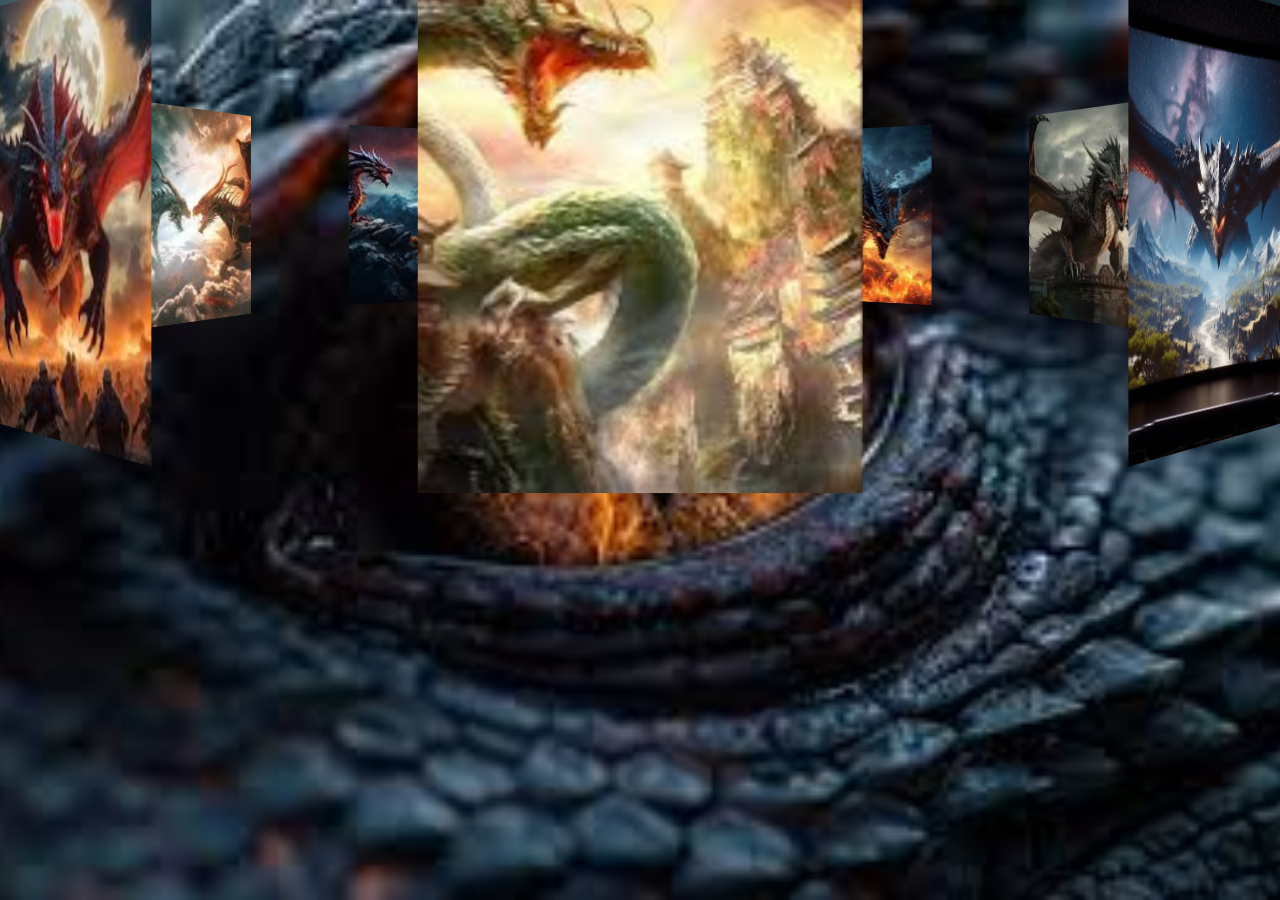
<file: 3D image slider/index.html>
<!DOCTYPE html>
<html lang="en">
<head>
    <meta charset="UTF-8">
    <meta name="viewport" content="width=device-width, initial-scale=1.0">
    <title>3D image slider</title>
    <link rel="stylesheet" href="style.css">
</head>
<body>
    <div class="banner">
        <div class="slider" style="--quantity: 10;">
            <div class="item" style="--position: 1;"><img src="images/img1.jpg" alt="dragon image"></div>
            <div class="item" style="--position: 2;"><img src="images/img2.webp" alt="dragon image"></div>
            <div class="item" style="--position: 3;"><img src="images/img3.jpg" alt="dragon image"></div>
            <div class="item" style="--position: 4;"><img src="images/img4.jpg" alt="dragon image"></div>
            <div class="item" style="--position: 5;"><img src="images/img5.jpg" alt="dragon image"></div>
            <div class="item" style="--position: 6;"><img src="images/img6.jpg" alt="dragon image"></div>
            <div class="item" style="--position: 7;"><img src="images/img7.jpg" alt="dragon image"></div>
            <div class="item" style="--position: 8;"><img src="images/img8.jpg" alt="dragon image"></div>
            <div class="item" style="--position: 9;"><img src="images/img9.jpg" alt="dragon image"></div>
            <div class="item" style="--position: 10;"><img src="images/img10.jpg" alt="dragon image"></div>
        </div>
        <!-- <div class="content">
            <h1 data-content="CSS ONLY">CSS only</h1>
         <div class="author">
            <h2>LUN DEV</h2>
            <p><b>Web design</b></p>
            <p>Subscribe to the channel</p>
         </div>
         <div class="model"></div>
    </div> -->
    </div>
</body>
</html>
</file>
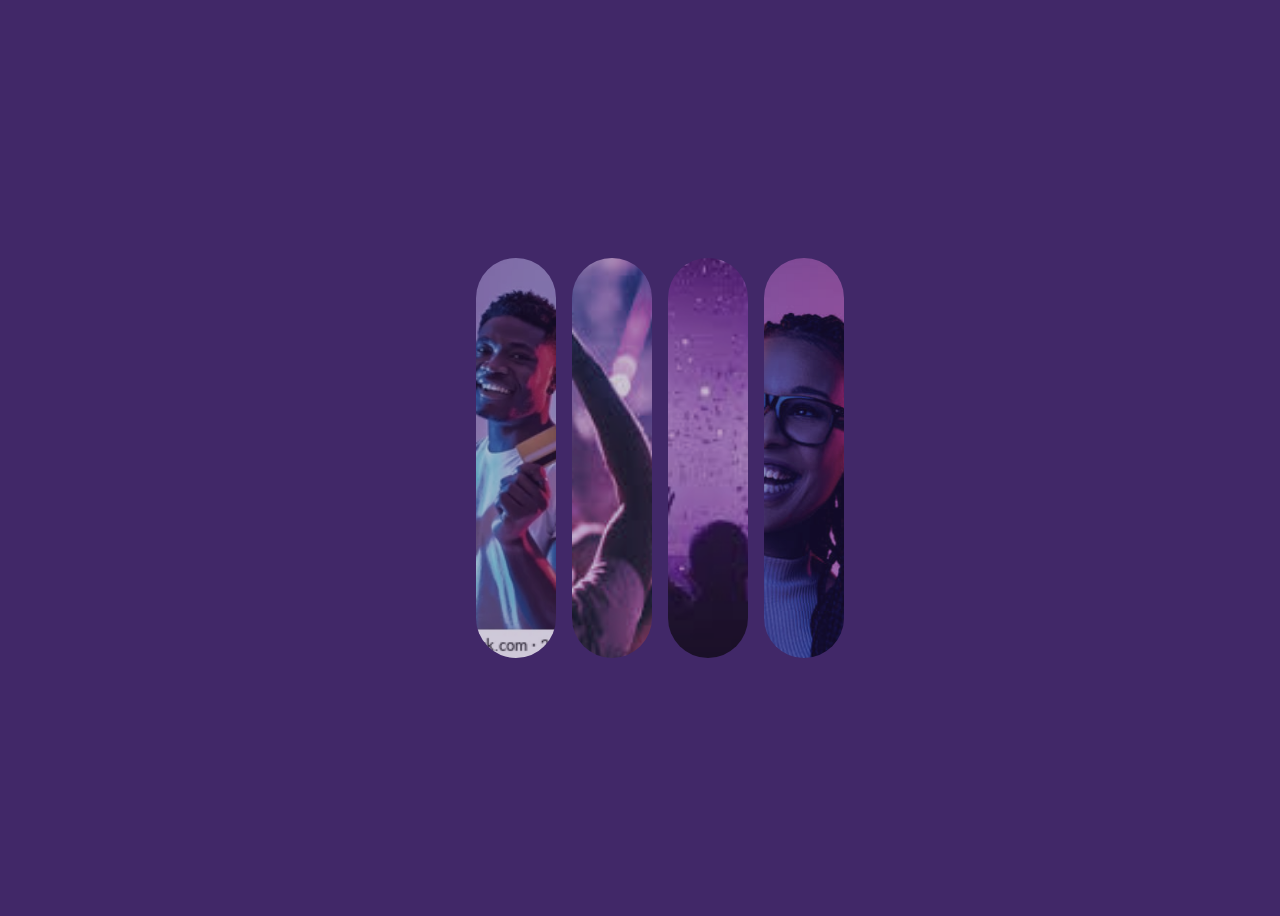
<file: Accordions/index.html>
<!DOCTYPE html>
<html lang="en">
<head>
    <meta charset="UTF-8">
    <meta name="viewport" content="width=device-width, initial-scale=1.0">
    <title>Accordions</title>
    <link rel="stylesheet" href="style.css">
</head>
<body>
    <ul class="accordions">
        <li>
            <img src="images/img1.webp" alt="">
            <div class="content">
                <span>
                    <h2>Alex Rios</h2>
                    <p>Frontend</p>
                </span>
            </div>
        </li>
        <li>
            <img src="images/img2.jpg" alt="">
            <div class="content">
                <span>
                    <h2>Liam Scott</h2>
                    <p>Backend</p>
                </span>
            </div>
        </li>
        <li>
            <img src="images/img3.jpg" alt="">
            <div class="content">
                <span>
                    <h2>Travis Scott</h2>
                    <p>Digital Marketer</p>
                </span>
            </div>
        </li>
        <li>
            <img src="images/img4.jpg" alt="">
            <div class="content">
                <span>
                    <h2>Tom Holland</h2>
                    <p>Graphic Designer</p>
                </span>
            </div>
        </li>
    </ul>
</body>
</html>
</file>
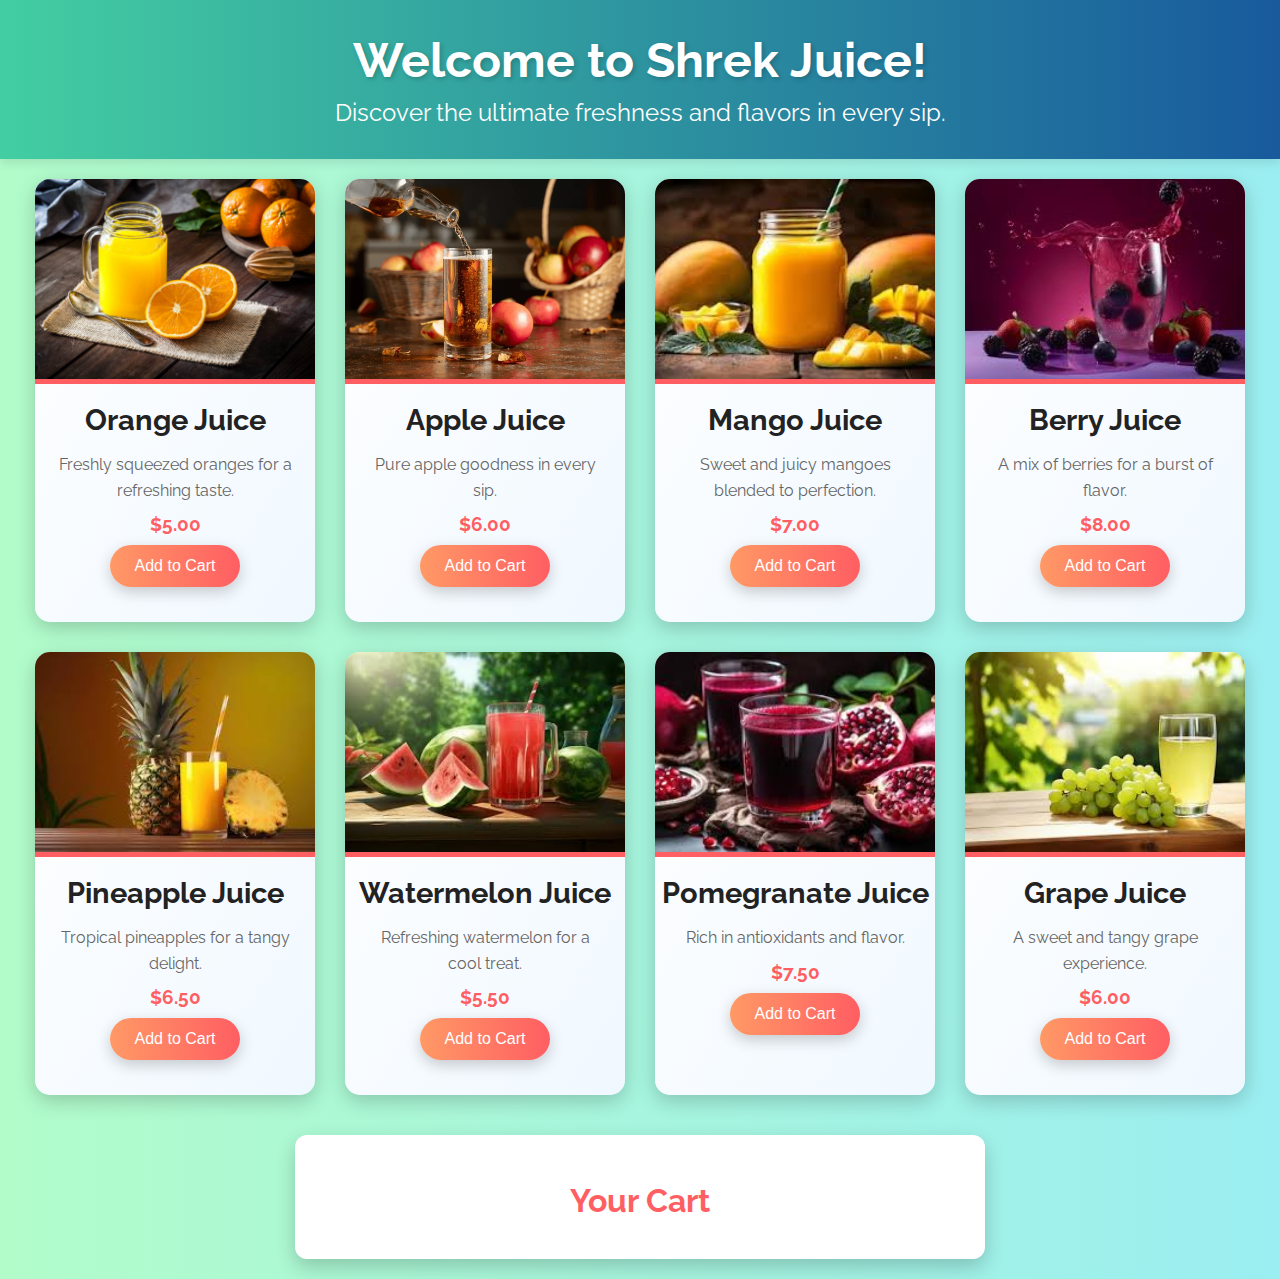
<file: Add to cart/index.html>
<!DOCTYPE html>
<html lang="en">
<head>
    <meta charset="UTF-8">
    <meta name="viewport" content="width=device-width, initial-scale=1.0">
    <title>Juice Paradise</title>
    <link rel="stylesheet" href="style.css">
    <link rel="preconnect" href="https://fonts.googleapis.com">
    <link href="https://fonts.googleapis.com/css2?family=Raleway:wght@300;400;700&display=swap" rel="stylesheet">
    <script src="https://code.jquery.com/jquery-3.6.0.min.js"></script>
</head>
<body>
    <header>
        <h1>Welcome to Shrek Juice!</h1>
        <p>Discover the ultimate freshness and flavors in every sip.</p>
    </header>
    <div class="container">
        <div class="juice-card">
            <img src="images/orange juice.jpg" alt="Orange Juice">
            <h3>Orange Juice</h3>
            <p>Freshly squeezed oranges for a refreshing taste.</p>
            <span class="price">$5.00</span>
            <button class="add-to-cart" data-juice="Orange Juice">Add to Cart</button>
        </div>
        <div class="juice-card">
            <img src="images/apple juice.webp" alt="Apple Juice">
            <h3>Apple Juice</h3>
            <p>Pure apple goodness in every sip.</p>
            <span class="price">$6.00</span>
            <button class="add-to-cart" data-juice="Apple Juice">Add to Cart</button>
        </div>
        <div class="juice-card">
            <img src="images/mango juice.jpg" alt="Mango Juice">
            <h3>Mango Juice</h3>
            <p>Sweet and juicy mangoes blended to perfection.</p>
            <span class="price">$7.00</span>
            <button class="add-to-cart" data-juice="Mango Juice">Add to Cart</button>
        </div>
        <div class="juice-card">
            <img src="images/berry juice.jpg" alt="Berry Juice">
            <h3>Berry Juice</h3>
            <p>A mix of berries for a burst of flavor.</p>
            <span class="price">$8.00</span>
            <button class="add-to-cart" data-juice="Berry Juice">Add to Cart</button>
        </div>
        <div class="juice-card">
            <img src="images/pineapple juice.jpg" alt="Pineapple Juice">
            <h3>Pineapple Juice</h3>
            <p>Tropical pineapples for a tangy delight.</p>
            <span class="price">$6.50</span>
            <button class="add-to-cart" data-juice="Pineapple Juice">Add to Cart</button>
        </div>
        <div class="juice-card">
            <img src="images/watermelon juice.jpg" alt="Watermelon Juice">
            <h3>Watermelon Juice</h3>
            <p>Refreshing watermelon for a cool treat.</p>
            <span class="price">$5.50</span>
            <button class="add-to-cart" data-juice="Watermelon Juice">Add to Cart</button>
        </div>
        <div class="juice-card">
            <img src="images/Pomegranate juice.jpg" alt="Pomegranate Juice">
            <h3>Pomegranate Juice</h3>
            <p>Rich in antioxidants and flavor.</p>
            <span class="price">$7.50</span>
            <button class="add-to-cart" data-juice="Pomegranate Juice">Add to Cart</button>
        </div>
        <div class="juice-card">
            <img src="images/grape juice.jpg" alt="Grape Juice">
            <h3>Grape Juice</h3>
            <p>A sweet and tangy grape experience.</p>
            <span class="price">$6.00</span>
            <button class="add-to-cart" data-juice="Grape Juice">Add to Cart</button>
        </div>
    </div>

    <div class="cart">
        <h2>Your Cart</h2>
        <ul id="cart-items"></ul>
    </div>

    <script>
        $(document).ready(function() {
            $('.add-to-cart').on('click', function() {
                const juiceName = $(this).data('juice');

                $('#cart-items').append(`<li>${juiceName} <span class='remove'>Remove</span></li>`);

                $("body").append(`<div class='notification'>${juiceName} added to cart!</div>`);

                setTimeout(() => {
                    $('.notification').fadeOut(500, function() {
                        $(this).remove();
                    });
                }, 1500);
            });

            $(document).on('click', '.remove', function() {
                $(this).parent().fadeOut(300, function() {
                    $(this).remove();
                });
            });
        });
    </script>
</body>
</html>
</file>
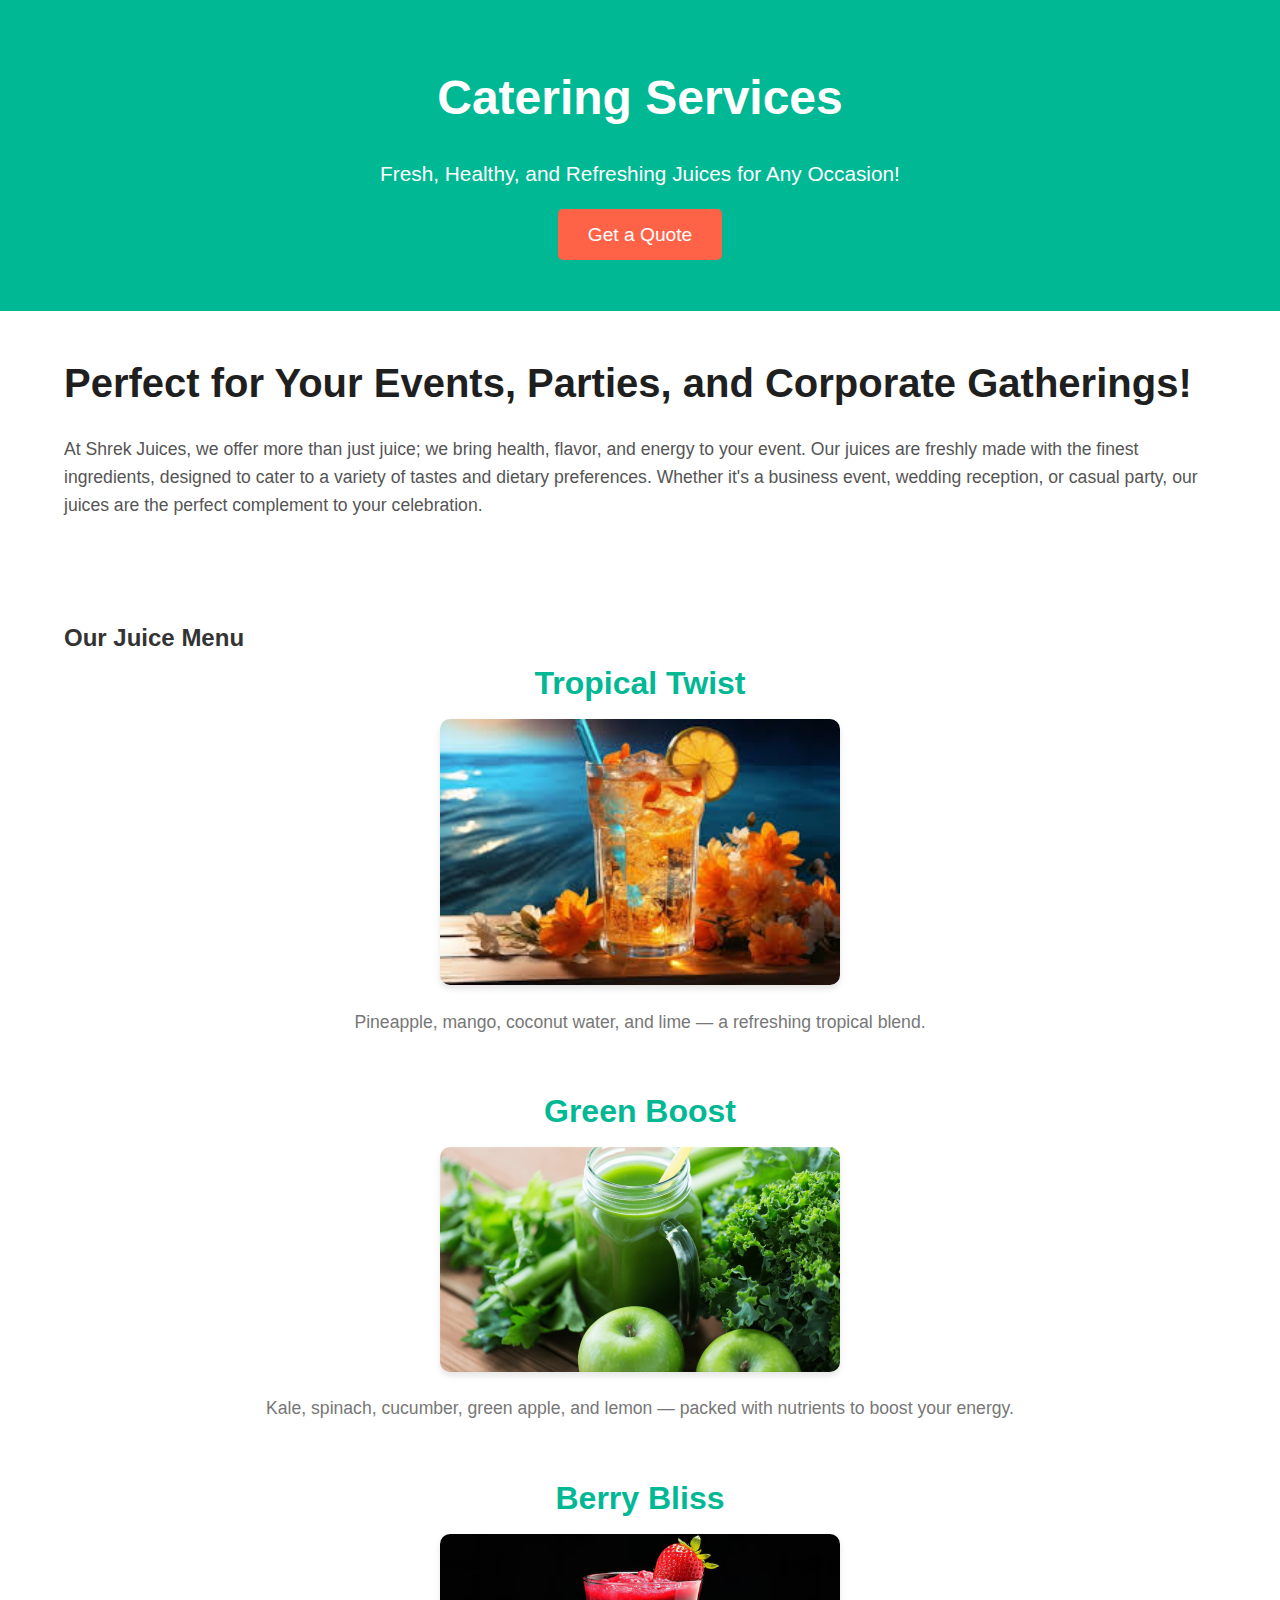
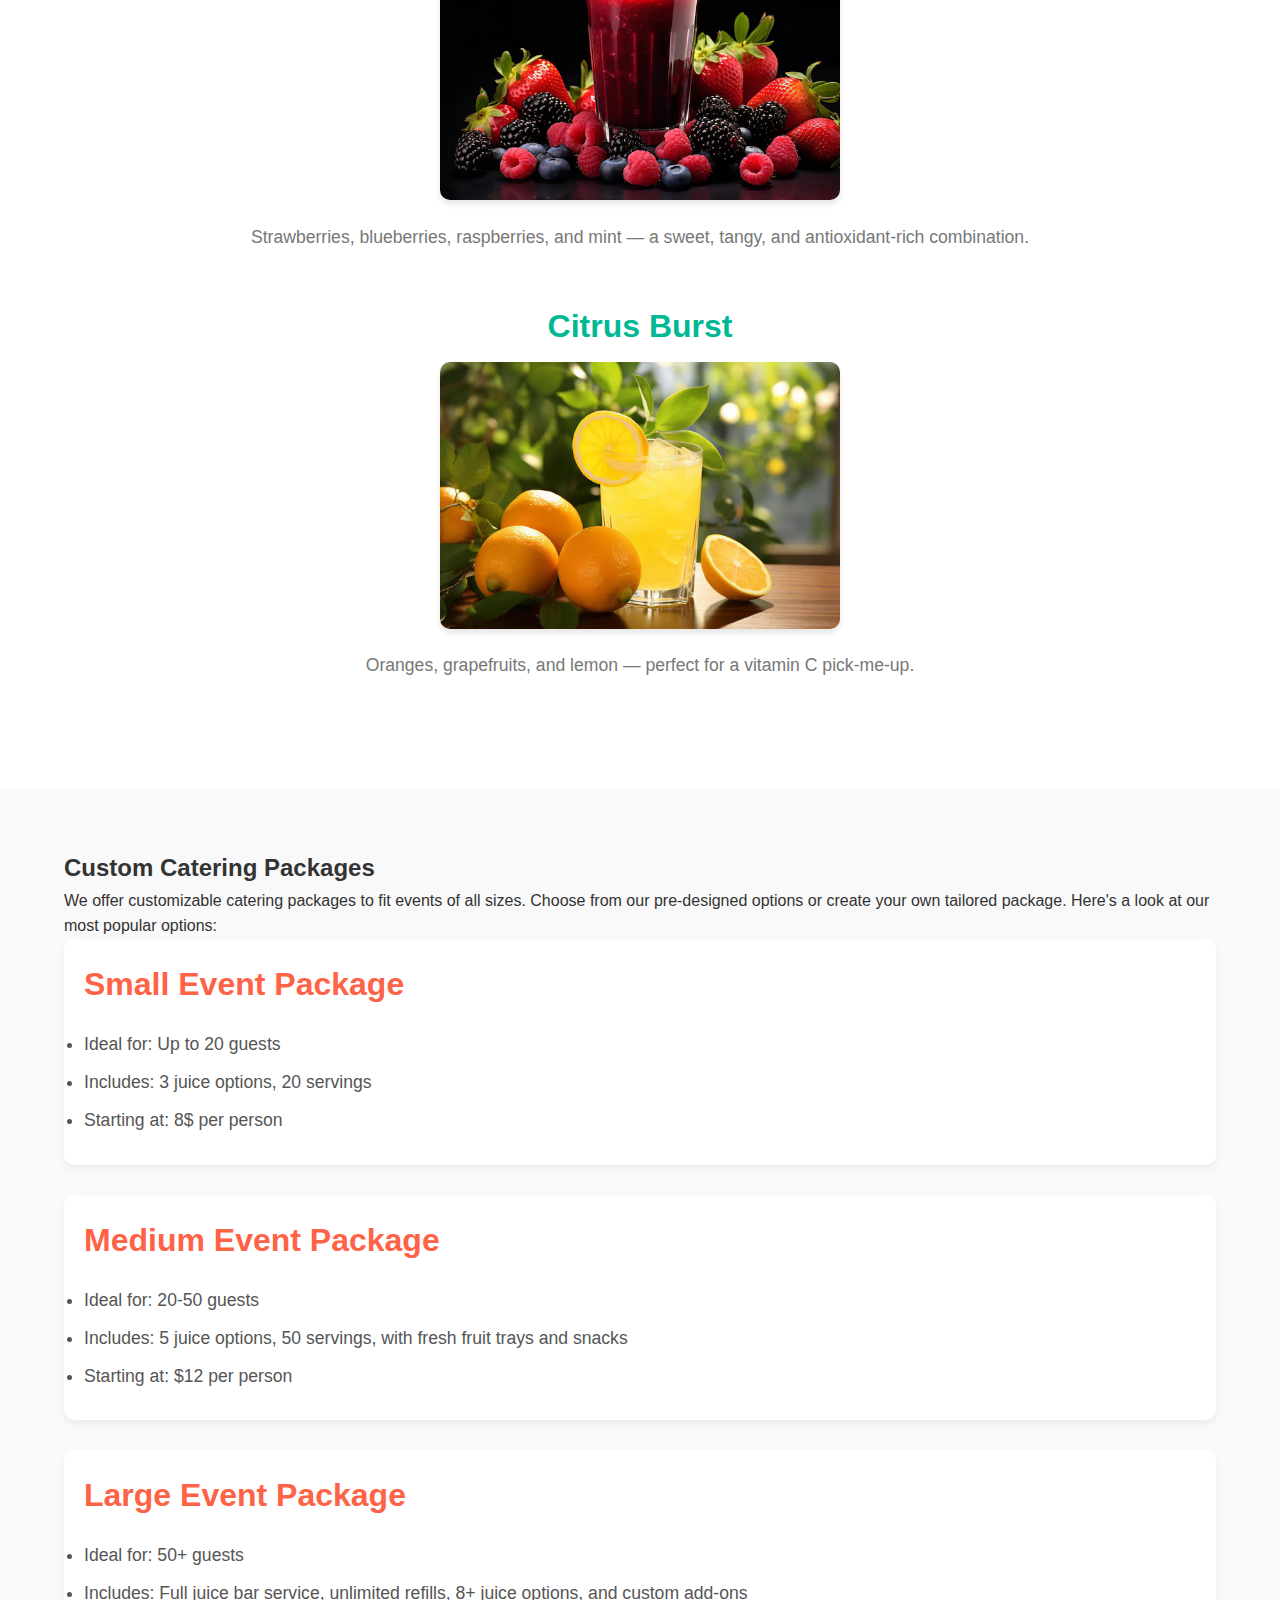
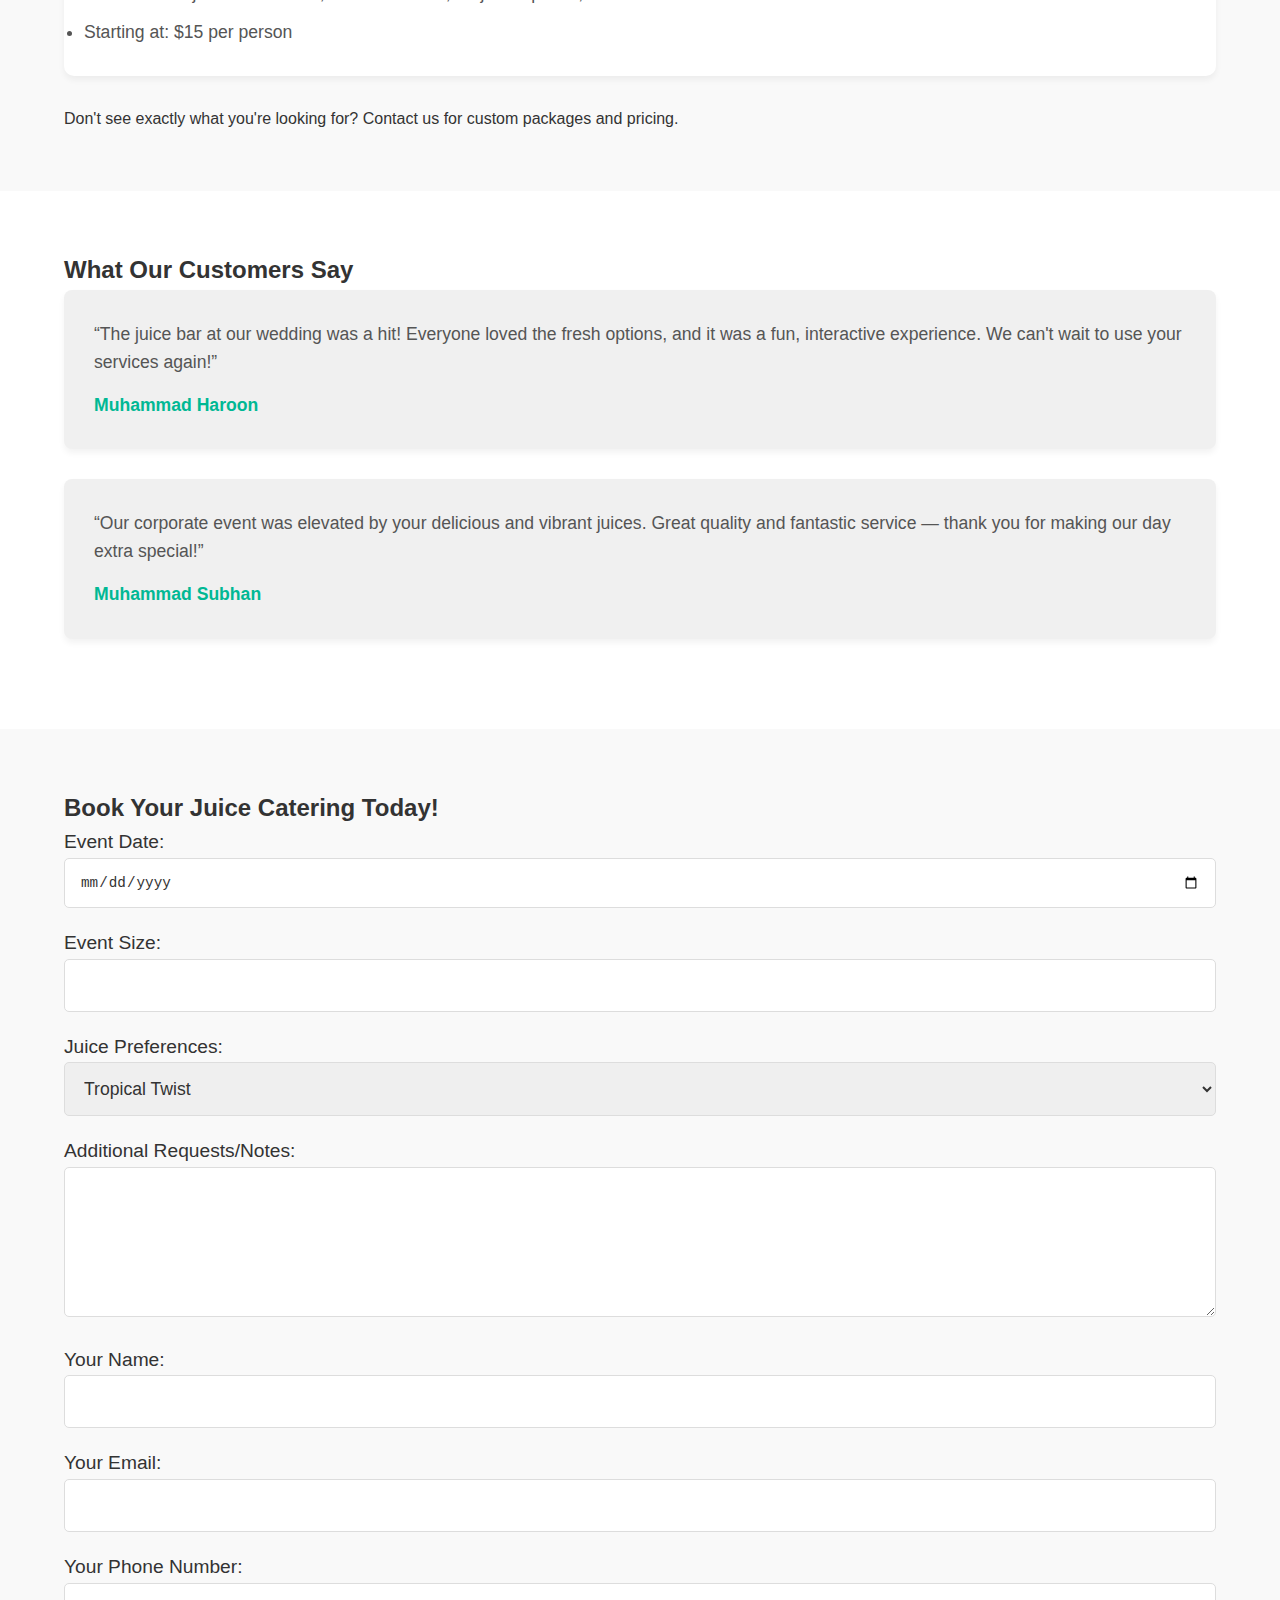
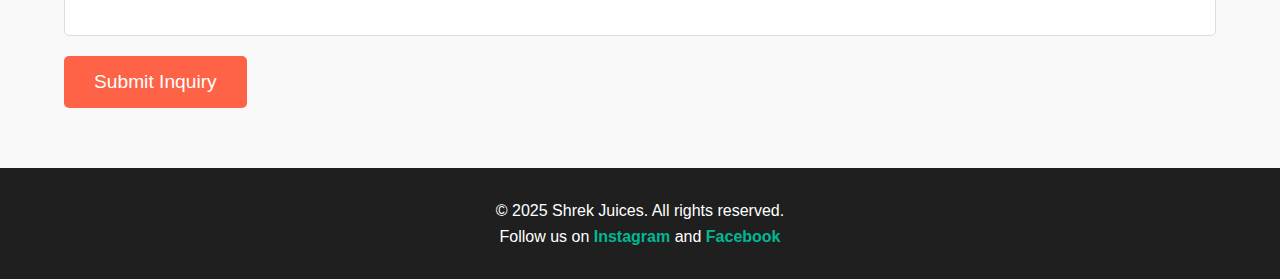
<file: catering/index.html>
<!DOCTYPE html>
<html lang="en">
  <head>
    <meta charset="UTF-8" />
    <meta name="viewport" content="width=device-width, initial-scale=1.0" />
    <meta http-equiv="X-UA-Compatible" content="ie=edge" />
    <title>Catering Services - Shrek Juices</title>
    <link rel="stylesheet" href="styles.css" />
  </head>
  <body>
    <header>
      <div class="container">
        <h1>Catering Services</h1>
        <p>Fresh, Healthy, and Refreshing Juices for Any Occasion!</p>
        <a href="#get-quote" class="cta-button">Get a Quote</a>
      </div>
    </header>

    <section class="intro-section">
      <div class="container">
        <h2>Perfect for Your Events, Parties, and Corporate Gatherings!</h2>
        <p>
          At Shrek Juices, we offer more than just juice; we bring
          health, flavor, and energy to your event. Our juices are freshly made
          with the finest ingredients, designed to cater to a variety of tastes
          and dietary preferences. Whether it's a business event, wedding
          reception, or casual party, our juices are the perfect complement to
          your celebration.
        </p>
      </div>
    </section>

    <section class="menu-section">
      <div class="container">
        <h2>Our Juice Menu</h2>
        <div class="juice-item">
          <h3>Tropical Twist</h3>
          <img src="images/tropical twist.jpg" alt="Tropical Twist Juice" />
          <p>
            Pineapple, mango, coconut water, and lime — a refreshing tropical
            blend.
          </p>
        </div>
        <div class="juice-item">
          <h3>Green Boost</h3>
          <img src="images/green boost.webp" alt="Green Boost Juice" />
          <p>
            Kale, spinach, cucumber, green apple, and lemon — packed with
            nutrients to boost your energy.
          </p>
        </div>
        <div class="juice-item">
          <h3>Berry Bliss</h3>
          <img src="images/berry bliss.jpg" alt="Berry Bliss Juice" />
          <p>
            Strawberries, blueberries, raspberries, and mint — a sweet, tangy,
            and antioxidant-rich combination.
          </p>
        </div>
        <div class="juice-item">
          <h3>Citrus Burst</h3>
          <img src="images/Citrus Burst.jpg" alt="Citrus Burst Juice" />
          <p>
            Oranges, grapefruits, and lemon — perfect for a vitamin C
            pick-me-up.
          </p>
        </div>
      </div>
    </section>

    <section class="packages-section">
      <div class="container">
        <h2>Custom Catering Packages</h2>
        <p>
          We offer customizable catering packages to fit events of all sizes.
          Choose from our pre-designed options or create your own tailored
          package. Here's a look at our most popular options:
        </p>
        <div class="pricing">
          <h3>Small Event Package</h3>
          <ul>
            <li>Ideal for: Up to 20 guests</li>
            <li>Includes: 3 juice options, 20 servings</li>
            <li>Starting at: 8$ per person</li>
          </ul>
        </div>
        <div class="pricing">
          <h3>Medium Event Package</h3>
          <ul>
            <li>Ideal for: 20-50 guests</li>
            <li>
              Includes: 5 juice options, 50 servings, with fresh fruit trays and
              snacks
            </li>
            <li>Starting at: $12 per person</li>
          </ul>
        </div>
        <div class="pricing">
          <h3>Large Event Package</h3>
          <ul>
            <li>Ideal for: 50+ guests</li>
            <li>
              Includes: Full juice bar service, unlimited refills, 8+ juice
              options, and custom add-ons
            </li>
            <li>Starting at: $15 per person</li>
          </ul>
        </div>
        <p>
          Don't see exactly what you're looking for? Contact us for custom
          packages and pricing.
        </p>
      </div>
    </section>

    <section class="testimonial-section">
      <div class="container">
        <h2>What Our Customers Say</h2>
        <div class="testimonial">
          <p>
            “The juice bar at our wedding was a hit! Everyone loved the fresh
            options, and it was a fun, interactive experience. We can't wait to
            use your services again!”
          </p>
          <p><strong>Muhammad Haroon</strong></p>
        </div>
        <div class="testimonial">
          <p>
            “Our corporate event was elevated by your delicious and vibrant
            juices. Great quality and fantastic service — thank you for making
            our day extra special!”
          </p>
          <p><strong>Muhammad Subhan</strong></p>
        </div>
      </div>
    </section>

    <section id="get-quote" class="form-container">
      <div class="container">
        <h2>Book Your Juice Catering Today!</h2>
        <form id="booking-form">
          <div class="form-group">
            <label for="event-date">Event Date:</label>
            <input type="date" id="event-date" name="event-date" required />
          </div>
          <div class="form-group">
            <label for="event-size">Event Size:</label>
            <input type="number" id="event-size" name="event-size" required />
          </div>
          <div class="form-group">
            <label for="juice-preferences">Juice Preferences:</label>
            <select id="juice-preferences" name="juice-preferences">
              <option value="tropical-twist">Tropical Twist</option>
              <option value="green-boost">Green Boost</option>
              <option value="berry-bliss">Berry Bliss</option>
              <option value="citrus-burst">Citrus Burst</option>
            </select>
          </div>
          <div class="form-group">
            <label for="additional-requests">Additional Requests/Notes:</label>
            <textarea
              id="additional-requests"
              name="additional-requests"
            ></textarea>
          </div>
          <div class="form-group">
            <label for="name">Your Name:</label>
            <input type="text" id="name" name="name" required />
          </div>
          <div class="form-group">
            <label for="email">Your Email:</label>
            <input type="email" id="email" name="email" required />
          </div>
          <div class="form-group">
            <label for="phone">Your Phone Number:</label>
            <input type="tel" id="phone" name="phone" />
          </div>
          <button type="submit" class="cta-button">Submit Inquiry</button>
        </form>
      </div>
    </section>

    <footer>
      <div class="container">
        <p>&copy; 2025 Shrek Juices. All rights reserved.</p>
        <p>
          Follow us on
          <a href="https://www.instagram.com" target="_blank">Instagram</a> and
          <a href="https://www.facebook.com" target="_blank">Facebook</a>
        </p>
      </div>
    </footer>

    <script>
              document.getElementById('booking-form').addEventListener('submit', function (e) {
          e.preventDefault();
          alert('Your catering request has been received! We will get back to you shortly.');
      });
    </script>
  </body>
</html>
</file>
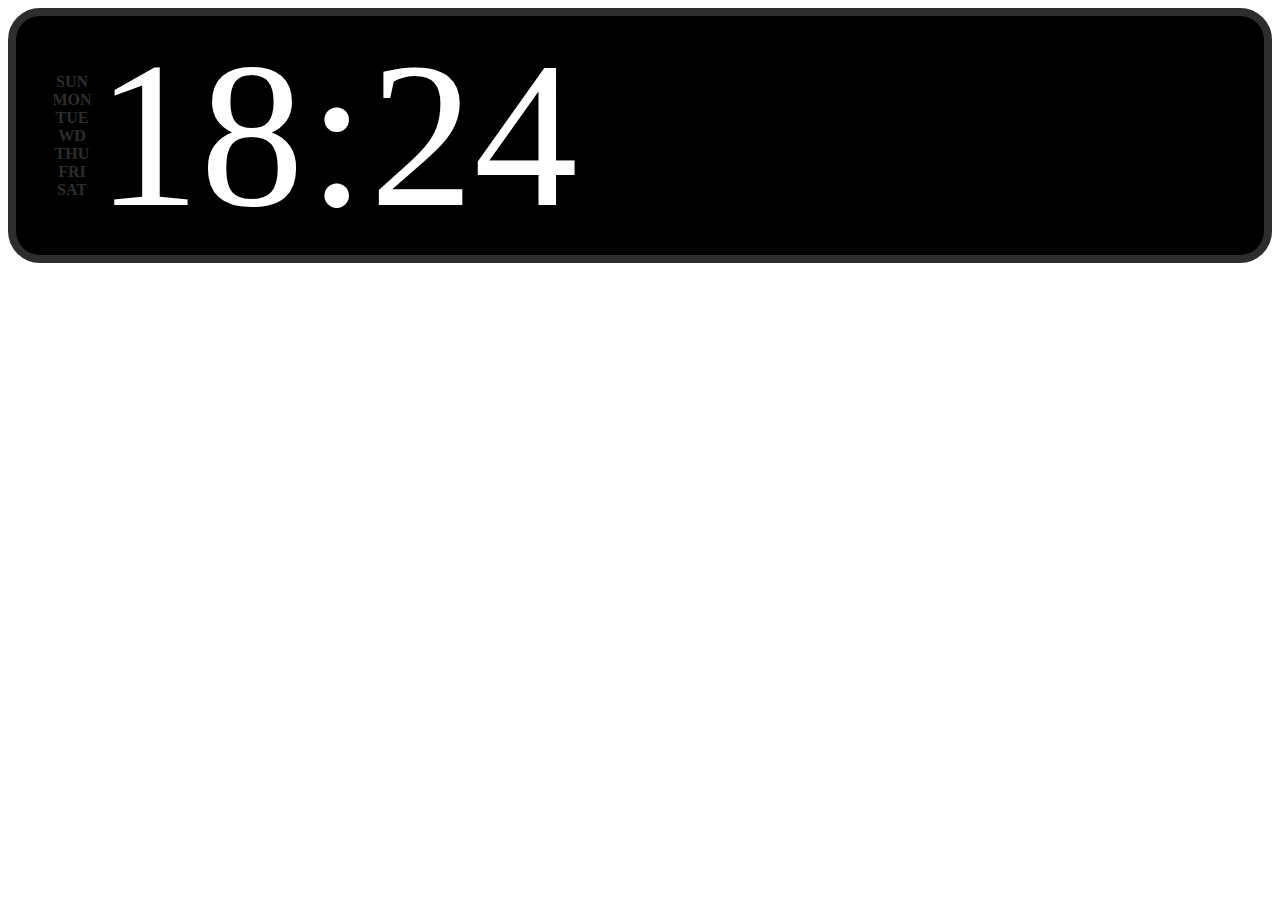
<file: digital clock/index.html>
<!DOCTYPE html>
<html lang="en">
<head>
    <meta charset="UTF-8">
    <meta name="viewport" content="width=device-width, initial-scale=1.0">
    <title>Digital Clock</title>
    <link rel="stylesheet" href="style.css">
</head>
<body>
    <div class="digital-clock">
        <div class="week">
            <div class="activ">SUN</div>
            <div>MON</div>
            <div>TUE</div>
            <div>WD</div>
            <div>THU</div>
            <div>FRI</div>
            <div>SAT</div>
        </div>
        <div class="time">
            <div class="hour">12</div>
            <div class="dot">:</div>
            <div class="min">05</div>
        </div>
    </div>

    
 <script src="script.js"></script>
</body>
</html>
</file>
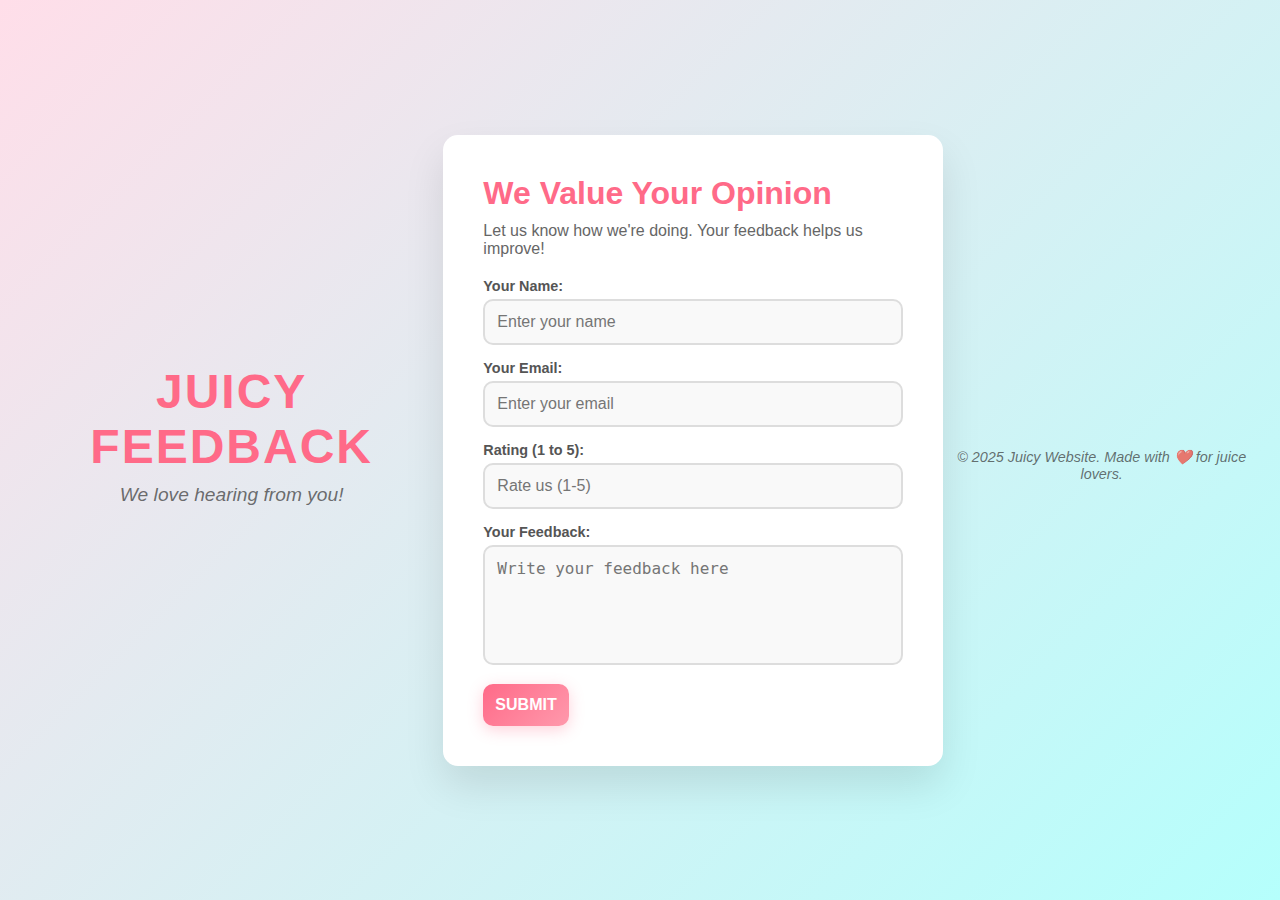
<file: Feedback page/index.html>
<!DOCTYPE html>
<html lang="en">
<head>
    <meta charset="UTF-8">
    <meta name="viewport" content="width=device-width, initial-scale=1.0">
    <meta name="description" content="Share your feedback on our delicious juices.">
    <title>Juicy Feedback</title>
    <link rel="stylesheet" href="style.css">
</head>
<body>
<header>
    <h1>Juicy Feedback</h1>
    <p>We love hearing from you!</p>
</header>

<section class="feedback-section">
    <div class="container">
        <h2>We Value Your Opinion</h2>
        <p>Let us know how we're doing. Your feedback helps us improve!</p>
        <form id="feedbackForm" action="submit_feedback.php" method="post">
            <label for="name">Your Name:</label>
            <input type="text" id="name" name="name" placeholder="Enter your name" required>
            
            <label for="email">Your Email:</label>
            <input type="email" id="email" name="email" placeholder="Enter your email" required>
            
            <label for="rating">Rating (1 to 5):</label>
            <input type="number" id="rating" name="rating" placeholder="Rate us (1-5)" required min="1" max="5">

            <label for="feedback">Your Feedback:</label>
            <textarea id="feedback" name="feedback" placeholder="Write your feedback here" maxlength="300" required></textarea>

            <button type="submit">Submit</button>
        </form>
    </div>
</section>

<footer>
    <p>&copy; 2025 Juicy Website. Made with ❤️ for juice lovers.</p>
</footer>

</body>
</html>
</file>
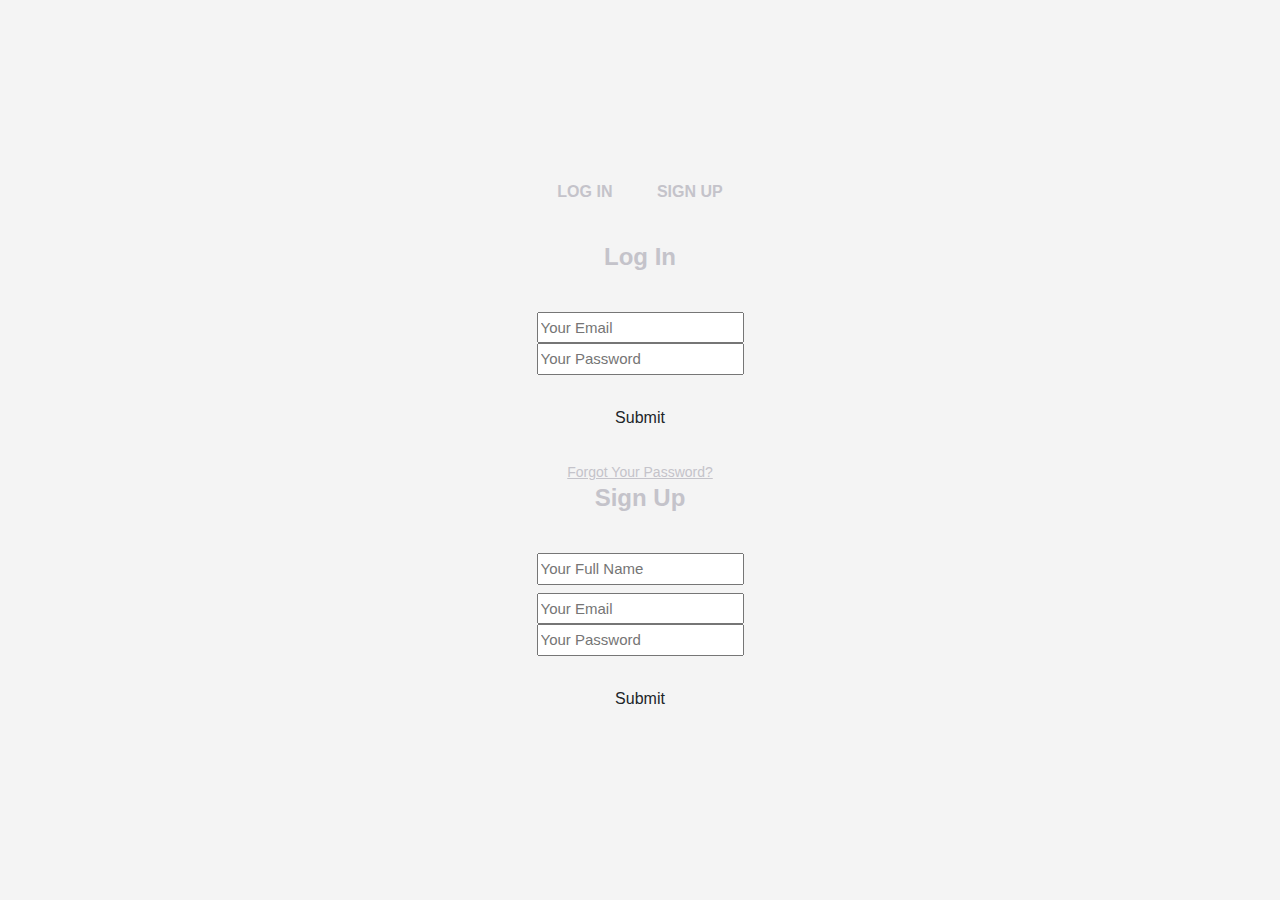
<file: login or sign up form/index.html>
<!DOCTYPE html>
<html lang="en">
<head>
    <meta charset="UTF-8">
    <meta name="viewport" content="width=device-width, initial-scale=1.0">
    <title>Login/Sign form</title>
    <link rel="stylesheet" href="style.css">
    <link href="https://cdn.jsdelivr.net/npm/bootstrap@5.3.3/dist/css/bootstrap.min.css" rel="stylesheet" integrity="sha384-QWTKZyjpPEjISv5WaRU9OFeRpok6YctnYmDr5pNlyT2bRjXh0JMhjY6hW+ALEwIH" crossorigin="anonymous">
    <link rel="stylesheet" href="https://stackpath.bootstrapcdn.com/font-awesome/4.7.0/css/font-awesome.min.css">
    <link rel="stylesheet" href="style.css">
</head>
<body>
    <div class="section">
        <div class="container">
            <div class="row full-height justify-content-center">
                <div class="col-12 text-center align-self-center py-5">
                    <div class="section pb-5 pt-5 pt-sn-2 text-center">
                        <h6 class="mb-0 pb-3"><span>
                            Log In</span><span>
                                Sign UP
                            </span></h6>
                            <input type="checkbox" name="reg-log" id="reg-log">
                            <label for="reg-log"></label>
                            <div class="card-3d-warp nx-auto">
                                <div class="card-3d-warpper">
                                    <div class="card-front">
                                        <div class="center-wrap">
                                            <div class="section text-center">
                                                <h4 class="mb-4 pb-3">Log In</h4>
                                                <div class="form-group">
                                                    <input type="email" name="logemail" class="form-style" placeholder="Your Email" id="logemail" autocomplete="off">
                                                    <i class="input-icon uil uil-at"></i>
                                                </div>
                                                <div class="form-group">
                                                    <input type="password" name="logpass" class="form-style" placeholder="Your Password" id="logpass" autocomplete="off">
                                                    <i class="input-icon uil uil-lock-at"></i>
                                                </div>
                                                <a href="#" class="btn mt-4">Submit</a>
                                                <p class="mb-0 mt-4 text-center"><a href="#0" class="link">Forgot Your Password?</a></p>
                                            </div>
                                        </div>
                                    </div>
                                    <div class="card-back">
                                        <div class="center-wrap">
                                            <div class="section text-center">
                                                <h4 class="mb-4 pb-3">Sign Up</h4>
                                                <div class="form-group">
                                                    <input type="text" name="logname" id="logname" class="form-style" placeholder="Your Full Name" autocomplete="off">
                                                    <i class="input-icon uil uil-user"></i>
                                                </div>
                                                <div class="form-group mt-2">
                                                    <input type="email" name="logemail" id="logemail" class="form-style" placeholder="Your Email" autocomplete="off">
                                                    <i class="input-icon uil uil-at"></i>
                                                </div>
                                                <div class="form-group">
                                                    <input type="password" name="logpass" id="logpass" class="form-style" placeholder="Your Password" autocomplete="off">
                                                    <i class="input-icon uil uil-lock-at"></i>
                                                </div>
                                                <a href="#" class="btn mt-4">Submit</a>
                                            </div>
                                        </div>
                                    </div>

                                </div>
                            </div>
                    </div>
                </div>
            </div>
        </div>
    </div>










    <script src="https://cdn.jsdelivr.net/npm/bootstrap@5.3.3/dist/js/bootstrap.bundle.min.js" integrity="sha384-YvpcrYf0tY3lHB60NNkmXc5s9fDVZLESaAA55NDzOxhy9GkcIdslK1eN7N6jIeHz" crossorigin="anonymous"></script>
    <script src="script.js"></script>
</body>
</html>
</file>
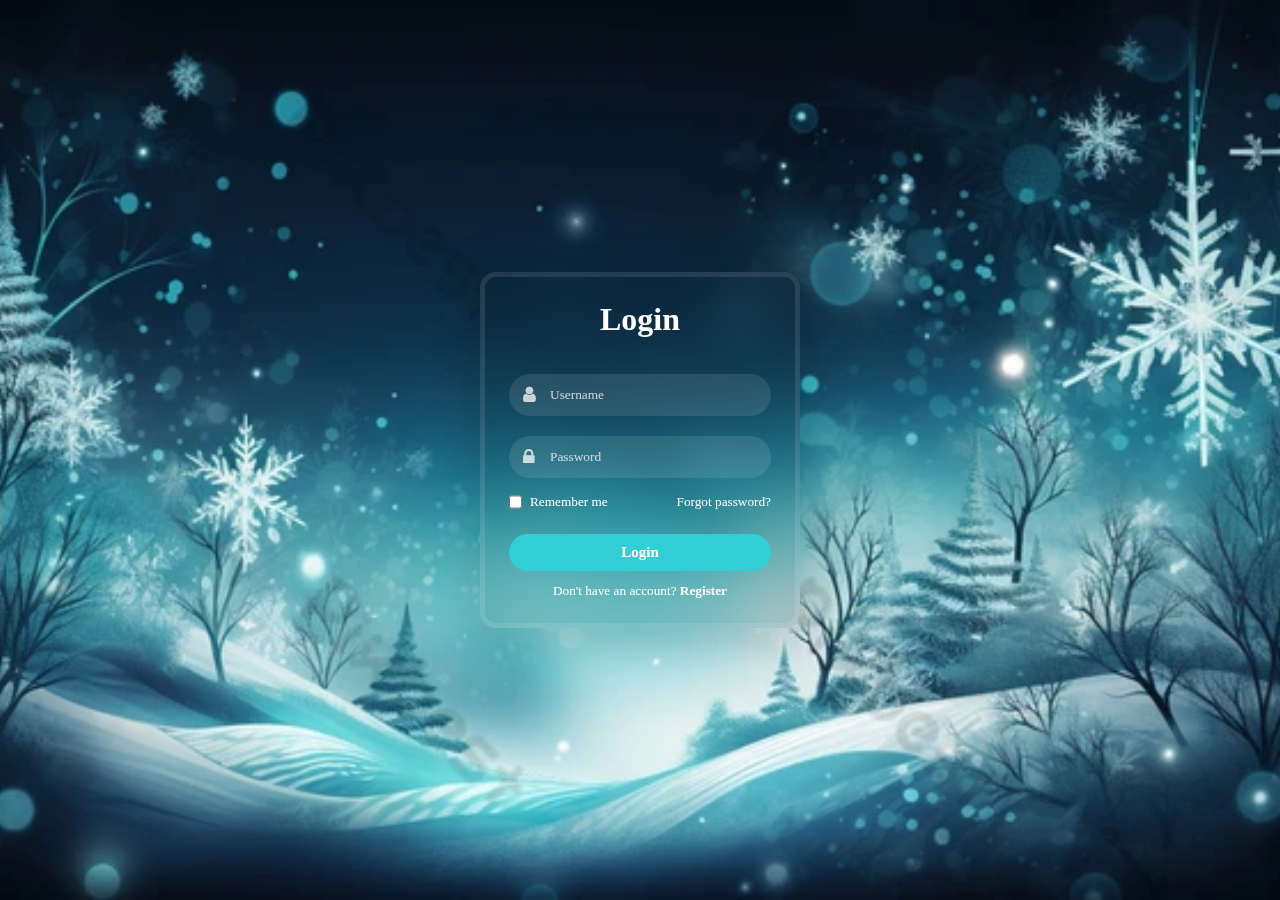
<file: login page/index.html>
<!DOCTYPE html>
<html lang="en">
<head>
    <meta charset="UTF-8">
    <meta name="viewport" content="width=device-width, initial-scale=1.0">
    <title>Login page</title>
    <link rel="stylesheet" href="https://stackpath.bootstrapcdn.com/font-awesome/4.7.0/css/font-awesome.min.css">
    <link rel="stylesheet" href="style.css">
</head>
<body>
    <form class="container">
        <h1 class="login-title">Login</h1>
        <section class="input-box">
            <input type="text" name="username" placeholder="Username">
            <i class="fa fa-user"></i>
        </section>
        <section class="input-box">
            <input type="password" name="password" placeholder="Password">
            <i class="fa fa-lock"></i>
        </section>

        <section class="remember-forgot-box">
            <div class="remember-me">
                <input type="checkbox" name="remember-me" placeholder="remember-me">
                <label for="remember-me">
                    <h5>Remember me</h5>
                </label>
            </div>
            <a href="#" class="forgot-password">
                <h5>Forgot password?</h5>
            </a>
        </section>

        <button class="login-button" type="submit">Login</button>

        <h5 class="no-account">
            Don't have an account?
            <a href="#"><b>Register</b></a>
        </h5>
    </form>
</body>
</html>
</file>
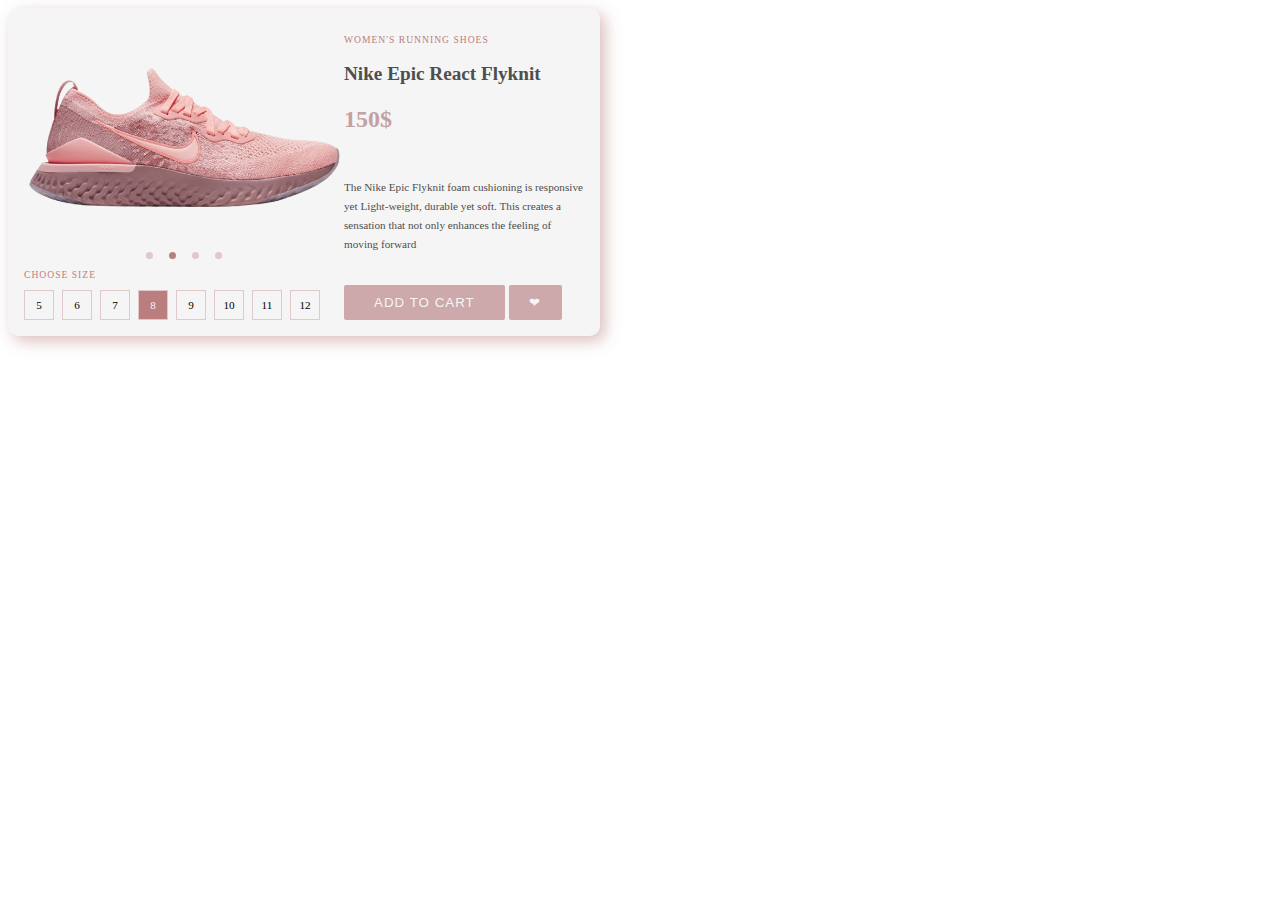
<file: purchase page/index.html>
<!DOCTYPE html>
<html lang="en">
  <head>
    <meta charset="UTF-8" />
    <meta name="viewport" content="width=device-width, initial-scale=1.0" />
    <title>Purchase Page</title>
    <link rel="stylesheet" href="style.css" />
  </head>
  <body>
    <div class="container">
      <div class="image-size">
        <img src="images/img1.png" alt="" />
        <div class="slideshow-button">
          <span></span>
          <span class="focus"></span>
          <span></span>
          <span></span>
        </div>
        <p class="pick">Choose size</p>
        <div class="sizes">
          <span>5</span>
          <span>6</span>
          <span>7</span>
          <span class="focus">8</span>
          <span>9</span>
          <span>10</span>
          <span>11</span>
          <span>12</span>
        </div>
      </div>
      <div class="product">
        <p>Women's Running Shoes</p>
        <h1>Nike Epic React Flyknit</h1>
        <h2>150$</h2>
        <p class="description">
            The Nike Epic Flyknit foam cushioning is responsive yet Light-weight, durable yet soft.
            This creates a sensation that not only enhances the feeling of moving forward
        </p>
        <div class="buttons">
            <button class="add">Add to cart</button>
            <button class="like">❤︎</button>
        </div>
      </div>
    </div>
  </body>
</html>
</file>
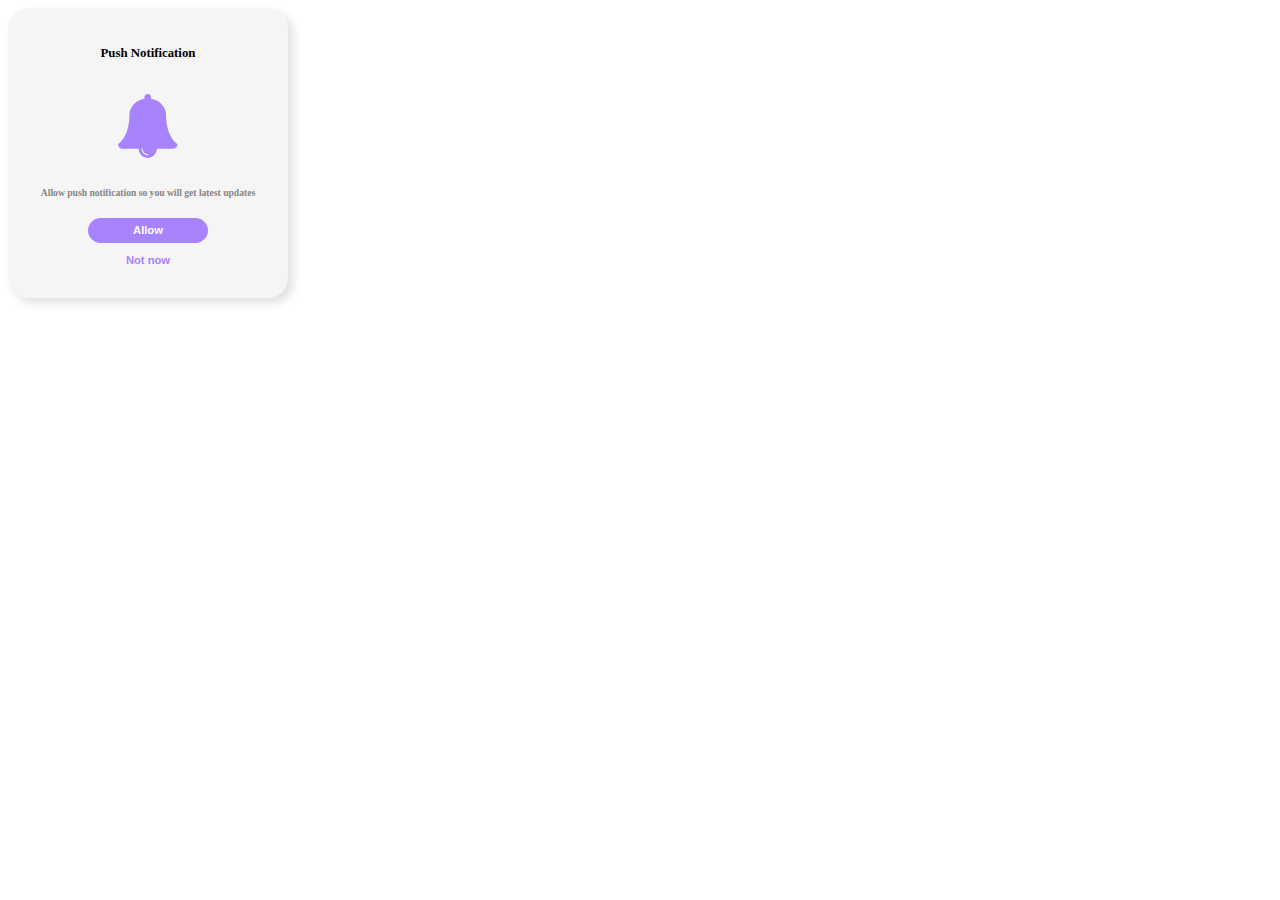
<file: request permission/index.html>
<!DOCTYPE html>
<html lang="en">
<head>
    <meta charset="UTF-8">
    <meta name="viewport" content="width=device-width, initial-scale=1.0">
    <title>Request Permission Dialogue</title>
    <link rel="stylesheet" href="https://stackpath.bootstrapcdn.com/font-awesome/4.7.0/css/font-awesome.min.css">
    <link rel="stylesheet" href="style.css">
</head>
<body>
    <div class="card">
        <p class="heading">Push Notification</p>
        <i class="icon fa fa-solid fa-bell"></i>
        <p class="message">
        Allow push notification so you will get latest updates
        </p>
    <div class="buttons">
        <button class="allow">Allow</button>
        <button class="not-now">Not now</button>
    </div>
</div>
    
</body>
</html>
</file>
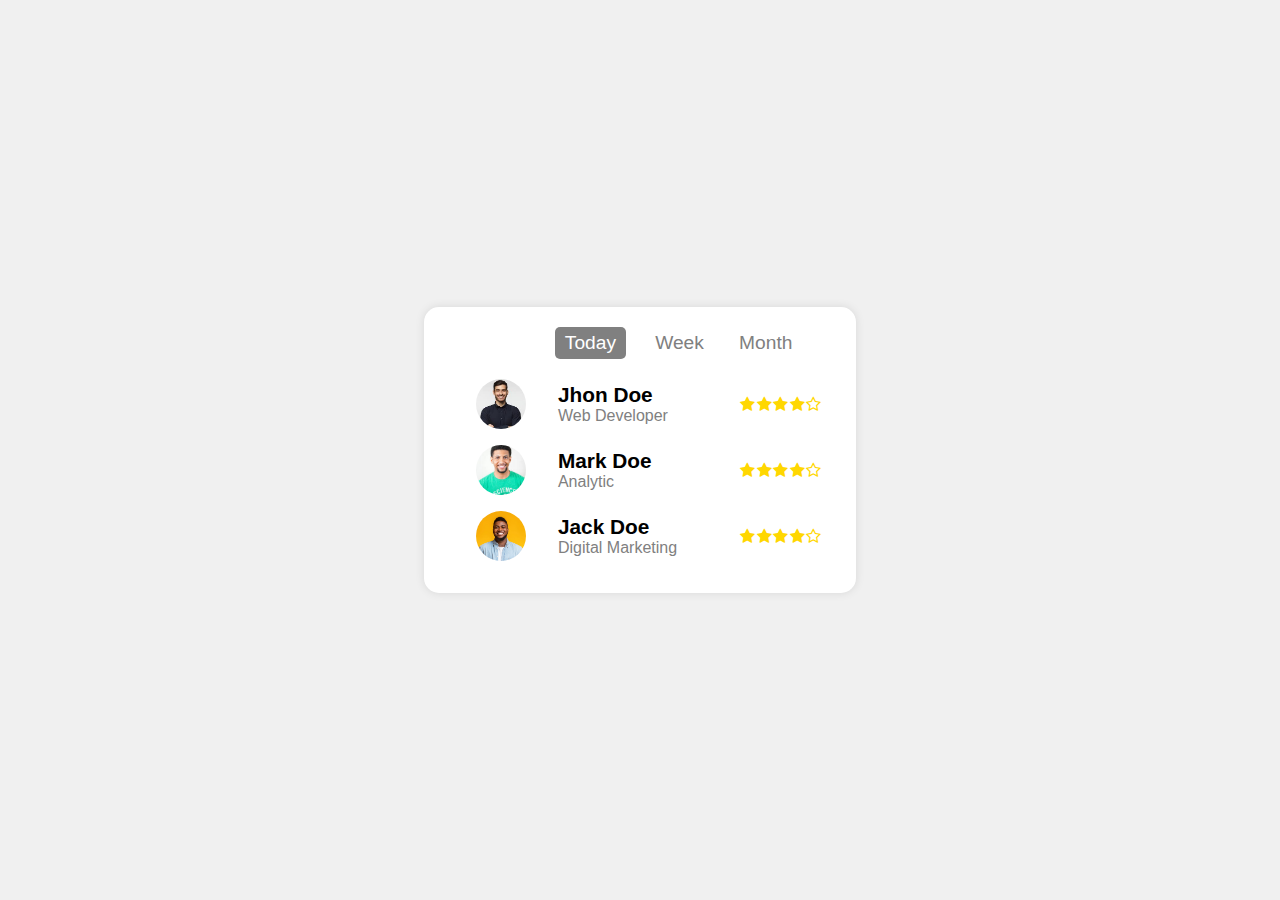
<file: user ratings/index.html>
<!DOCTYPE html>
<html lang="en">
<head>
    <meta charset="UTF-8">
    <meta name="viewport" content="width=device-width, initial-scale=1.0">
    <title>User Ratings</title>
    <link rel="stylesheet" href="https://stackpath.bootstrapcdn.com/font-awesome/4.7.0/css/font-awesome.min.css">
    <link rel="stylesheet" href="style.css">
</head>
<body>
    <div class="card">
        <div class="header">
            <span class="title"></span>
            <ul class="filter">
                <li class="filter-item"><button id="filter-today" class="active">Today</buttons></li>
                <li class="filter-item"><button id="filter-week">Week</buttons></li>
                <li class="filter-item"><button id="filter-month">Month</buttons></li>
            </ul>
        </div>
        <div class="container" id="users-container">
            <ul class="users" id="daily">
                <li class="user-item">
                    <img src="images/img1.jpg" alt="">
                    <div class="info">
                        <span class="name">Jhon Doe</span>
                        <span class="role">Web Developer</span>
                    </div>
                    <span class="ratings">
                        <i class="fa fa-star"></i>
                        <i class="fa fa-star"></i>
                        <i class="fa fa-star"></i>
                        <i class="fa fa-star"></i>
                        <i class="fa fa-star-o"></i>
                    </span>
                </li>
                <li class="user-item">
                    <img src="images/img2.jpg" alt="">
                    <div class="info">
                        <span class="name">Mark Doe</span>
                        <span class="role">Analytic</span>
                    </div>
                    <span class="ratings">
                        <i class="fa fa-star"></i>
                        <i class="fa fa-star"></i>
                        <i class="fa fa-star"></i>
                        <i class="fa fa-star"></i>
                        <i class="fa fa-star-o"></i>
                    </span>
                </li>
                <li class="user-item">
                    <img src="images/img3.jpg" alt="">
                    <div class="info">
                        <span class="name">Jack Doe</span>
                        <span class="role">Digital Marketing</span>
                    </div>
                    <span class="ratings">
                        <i class="fa fa-star"></i>
                        <i class="fa fa-star"></i>
                        <i class="fa fa-star"></i>
                        <i class="fa fa-star"></i>
                        <i class="fa fa-star-o"></i>
                    </span>
                </li>
            </ul>
            <ul class="users" id="weekly">
                <li class="user-item">
                    <img src="images/img1.jpg" alt="">
                    <div class="info">
                        <span class="name">Jhon Doe</span>
                        <span class="role">Web Developer</span>
                    </div>
                    <span class="ratings">
                        <i class="fa fa-star"></i>
                        <i class="fa fa-star"></i>
                        <i class="fa fa-star"></i>
                        <i class="fa fa-star"></i>
                        <i class="fa fa-star-o"></i>
                    </span>
                </li>
                <li class="user-item">
                    <img src="images/img2.jpg" alt="">
                    <div class="info">
                        <span class="name">Mark Doe</span>
                        <span class="role">Analytic</span>
                    </div>
                    <span class="ratings">
                        <i class="fa fa-star"></i>
                        <i class="fa fa-star"></i>
                        <i class="fa fa-star"></i>
                        <i class="fa fa-star"></i>
                        <i class="fa fa-star-o"></i>
                    </span>
                </li>
                <li class="user-item">
                    <img src="images/img3.jpg" alt="">
                    <div class="info">
                        <span class="name">Jack Doe</span>
                        <span class="role">Digital Marketing</span>
                    </div>
                    <span class="ratings">
                        <i class="fa fa-star"></i>
                        <i class="fa fa-star"></i>
                        <i class="fa fa-star"></i>
                        <i class="fa fa-star"></i>
                        <i class="fa fa-star-o"></i>
                    </span>
                </li>
            </ul>
            <ul class="users" id="Monthly">
                <li class="user-item">
                    <img src="images/img1.jpg" alt="">
                    <div class="info">
                        <span class="name">Jhon Doe</span>
                        <span class="role">Web Developer</span>
                    </div>
                    <span class="ratings">
                        <i class="fa fa-star"></i>
                        <i class="fa fa-star"></i>
                        <i class="fa fa-star"></i>
                        <i class="fa fa-star"></i>
                        <i class="fa fa-star-o"></i>
                    </span>
                </li>
                <li class="user-item">
                    <img src="images/img2.jpg" alt="">
                    <div class="info">
                        <span class="name">Mark Doe</span>
                        <span class="role">Analytic</span>
                    </div>
                    <span class="ratings">
                        <i class="fa fa-star"></i>
                        <i class="fa fa-star"></i>
                        <i class="fa fa-star"></i>
                        <i class="fa fa-star"></i>
                        <i class="fa fa-star-o"></i>
                    </span>
                </li>
                <li class="user-item">
                    <img src="images/img3.jpg" alt="">
                    <div class="info">
                        <span class="name">Jack Doe</span>
                        <span class="role">Digital Marketing</span>
                    </div>
                    <span class="ratings">
                        <i class="fa fa-star"></i>
                        <i class="fa fa-star"></i>
                        <i class="fa fa-star"></i>
                        <i class="fa fa-star"></i>
                        <i class="fa fa-star-o"></i>
                    </span>
                </li>
            </ul>
        </div>
    </div>

    <script src="script.js"></script>
</body>
</html>
</file>
<file: 3D image slider/style.css>
@import url('https://fonts.cdnfonts.com/css/ica-rubrik-black');
@import url('https://fonts/.cdnfonts.com/css/poppins');

body{
    background-image: url(images/img17.jpg);
    background-size: cover; 
    background-position: center; 
    background-repeat: no-repeat; 
    margin: 0; 
    height: 100vh;
}
.banner{
     width: 100%;
     height: 100vh;
     text-align: center;
     overflow: hidden;
     position: relative;
}

.banner .slider{
    position: absolute;
    width: 200px;
    height: 250px;
    top: 10%;
    left: calc(50% - 100px);
    transform-style: preserve-3d;
    transform: perspective(1000px);
    animation: autorun 20s linear infinite;
    z-index: 2;
}

@keyframes autorun{
    from{
        transform: perspective(1000px) rotateX(-16deg) rotateY(0deg);
    }
    to{
        transform: perspective(1000px) rotateX(-16deg) rotateY(360deg);
    }
}

.banner .slider .item{
    position: absolute;
    inset: 0 0 0 0;
    transform:
    rotateY(calc((var(--position) - 1) * (360 / var(--quantity)) * 1deg)) 
    translateZ(550px);
}

.banner .slider .item img{
    width: 100%;
    height: 100%;
    object-fit: cover;
}

.banner .content{
    position: absolute;
    bottom: 0;
    left: 50%;
    transform: translateX(-50%);
    width: min(1400px, 100vw);
    height: max-content;
    padding-bottom: 100px;
    display: flex;
    flex-wrap: wrap;
    justify-content: space-between;
    align-items: center;
}

.banner .content h1{
    font-family: 'ICA Rubrik';
    font-size: 16em;
    line-height: 1em;
    color: #25283b;
    position: relative;
    content: attr(data-content);
    z-index: 2;
    -webkit-text-stroke: 2px #d2d2d2;
    color: transparent;
}

.banner .content h1::after{
    position: absolute;
    inset: 0 0 0 0;
}
.banner .content .author{
    font-family: 'poppins';
    text-align: right;
    max-width: 200px;
}

.banner .content h2{
    font-size: 3em;
}

/* .banner .content .model{
    background-image: url(images/img11-removebg-preview_enhanced.png);
    width: 100%;
    height: 75vh;
    position: absolute;
    bottom: 0;
    left: 0;
    background-size: auto 130%;
    background-repeat: no-repeat;
    background-position: top center;
    z-index: 1;
} */
</file>
<file: Accordions/style.css>
body{
    min-height: 100vh;
    display: flex;
    flex-direction: column;
    align-items: center;
    justify-content: center;
    background: #412868;
    text-align: center;
    font-family: 'Poppins';
}

.accordions{
    width: 100%;
    display: flex;
    justify-content: center;
    height: 400px;
    gap: 16px;
    transition: 0.3s;
}

.accordions li{
    position: relative;
    overflow: hidden;
    flex: 0 0 80px;
    border-radius: 50px;
    opacity: 0.75;
    cursor: pointer;
}

.accordions li img{
    position: absolute; 
    top: 50%;
    left: 50%;
    translate: -50% -50%;
    width: 100%;
    height: 100%;
    object-fit: cover;
    filter: grayscale(0.5);
}

.accordions li,
.accordions li img,
.accordions li .content,
.accordions li .content span{
    transition: 0.3s;
}

.accordions h2{
    font-weight: 400;
    font-size: 24px;
    line-height: 45px;
    border-bottom: 2px solid #fff;
    margin-bottom: 10px;
    white-space: nowrap;
}

.accordions li .content{
    position: absolute;
    top: 0;
    left: 0;
    right: 0;
    bottom: 0;
    z-index: 1;
    color: #fff;
    padding: 15px;
    /* background: #02022e; */
    background: linear-gradient(0deg, rgb(0 0 0 / 70%)10%, rgb(255 255 / 0%)100%);
    opacity: 0;
    visibility: hidden;
}
.accordions:hover{
    gap: 0;
}

.accordions li .content span{
    position: absolute;
    z-index: 3;
    left: 50%;
    bottom: 50px;
    translate: -50%;
    scale: 0.85;
    visibility: hidden;
    opacity: 0;
}

.accordions li:hover{
    flex: 0 1 260px;
    scale: 1.1;
    z-index: 10;
    opacity: 1;
}

.accordions li:hover .content{
    opacity: 1;
    visibility: visible;
}

.accordions li:hover span{
    scale: 1;
    opacity: 1;
    visibility: visible;
}
</file>
<file: Add to cart/style.css>
body {
    font-family: 'Raleway', sans-serif;
    margin: 0;
    padding: 0;
    background: linear-gradient(to right, #b2fcca, #9beef1);
    color: #333;
    overflow-x: hidden;
}
header {
    background: linear-gradient(to right, #43cea2, #185a9d);
    color: white;
    padding: 2rem;
    text-align: center;
    box-shadow: 0 4px 10px rgba(0, 0, 0, 0.1);
}
header h1 {
    font-size: 3rem;
    margin: 0;
    text-shadow: 2px 2px 5px rgba(0, 0, 0, 0.2);
}
header p {
    font-size: 1.5rem;
    margin: 10px 0 0;
}
.container {
    display: flex;
    flex-wrap: wrap;
    justify-content: center;
    gap: 30px;
    padding: 20px;
}
.juice-card {
    background: linear-gradient(to bottom right, #ffffff, #f0f8ff);
    border: none;
    border-radius: 15px;
    box-shadow: 0 6px 20px rgba(0, 0, 0, 0.2);
    overflow: hidden;
    transition: transform 0.3s ease, box-shadow 0.3s ease;
    width: 280px;
    text-align: center;
    position: relative;
    padding-bottom: 20px;
}
.juice-card:hover {
    transform: translateY(-12px);
    box-shadow: 0 15px 30px rgba(0, 0, 0, 0.25);
}
.juice-card img {
    width: 100%;
    height: 200px;
    object-fit: cover;
    transition: transform 0.3s ease;
    border-bottom: 5px solid #ff5e62;
}
.juice-card:hover img {
    transform: scale(1.1);
}
.juice-card h3 {
    margin: 15px 0;
    font-size: 1.8rem;
    color: #222;
}
.juice-card p {
    color: #666;
    font-size: 1rem;
    margin: 10px 20px;
    line-height: 1.6;
}
.juice-card .price {
    font-size: 1.2rem;
    color: #ff5e62;
    font-weight: bold;
    margin: 10px 0;
    display: block;
}
.juice-card button {
    background: linear-gradient(to right, #ff9966, #ff5e62);
    color: white;
    border: none;
    border-radius: 25px;
    padding: 12px 25px;
    cursor: pointer;
    font-size: 1rem;
    margin-bottom: 15px;
    box-shadow: 0 5px 15px rgba(0, 0, 0, 0.2);
    transition: background 0.3s ease, box-shadow 0.3s ease;
}
.juice-card button:hover {
    background: linear-gradient(to right, #ff5e62, #ff9966);
    box-shadow: 0 8px 20px rgba(0, 0, 0, 0.3);
}
.cart {
    background: white;
    border-radius: 12px;
    box-shadow: 0 8px 20px rgba(0, 0, 0, 0.2);
    padding: 20px;
    margin: 20px auto;
    width: 90%;
    max-width: 650px;
}
.cart h2 {
    text-align: center;
    color: #ff5e62;
    margin-bottom: 20px;
    font-size: 2rem;
}
.cart ul {
    list-style: none;
    padding: 0;
}
.cart ul li {
    display: flex;
    justify-content: space-between;
    align-items: center;
    margin-bottom: 12px;
    padding: 12px;
    background: #f9f9f9;
    border-radius: 10px;
    box-shadow: 0 4px 10px rgba(0, 0, 0, 0.1);
}
.cart ul li .remove {
    color: #e74c3c;
    cursor: pointer;
    font-weight: bold;
    transition: color 0.3s ease;
}
.cart ul li .remove:hover {
    color: #c0392b;
}
.notification {
    position: fixed;
    top: 20px;
    right: 20px;
    background: #ff9966;
    color: white;
    padding: 12px 25px;
    border-radius: 8px;
    box-shadow: 0 6px 15px rgba(0, 0, 0, 0.2);
    font-size: 1rem;
    z-index: 1000;
}
</file>
<file: catering/styles.css>
* {
  margin: 0;
  padding: 0;
  box-sizing: border-box;
}

body {
  font-family: "Arial", sans-serif;
  line-height: 1.6;
  background-color: #f4f4f4;
  color: #333;
}

.container {
  width: 90%;
  margin: 0 auto;
  max-width: 1200px;
}

header {
  background-color: #00b894;
  color: white;
  text-align: center;
  padding: 60px 0;
  box-shadow: 0 4px 6px rgba(0, 0, 0, 0.1);
}

h1 {
  font-size: 3em;
  font-weight: bold;
  margin-bottom: 20px;
}

header p {
  font-size: 1.3em;
  margin-bottom: 30px;
}

.cta-button {
  background-color: #ff6347;
  color: white;
  padding: 15px 30px;
  text-decoration: none;
  font-size: 1.2em;
  border-radius: 5px;
  transition: background-color 0.3s ease;
}

.cta-button:hover {
  background-color: #e14d39;
}

.intro-section {
  background-color: #ffffff;
  padding: 40px 0;
  box-shadow: 0 4px 6px rgba(0, 0, 0, 0.05);
}

.intro-section h2 {
  color: #1f1f1f;
  font-size: 2.5em;
  margin-bottom: 20px;
}

.intro-section p {
  font-size: 1.1em;
  color: #555;
}

.menu-section {
  padding: 60px 0;
  background-color: #ffffff;
}

.juice-item {
  text-align: center;
  margin-bottom: 50px;
}

.juice-item img {
  width: 80%;
  max-width: 400px;
  border-radius: 10px;
  box-shadow: 0 4px 6px rgba(0, 0, 0, 0.1);
  margin-bottom: 15px;
}

.juice-item h3 {
  font-size: 2em;
  color: #00b894;
  margin-bottom: 10px;
}

.juice-item p {
  font-size: 1.1em;
  color: #777;
}

.packages-section {
  background-color: #f9f9f9;
  padding: 60px 0;
}

.pricing {
  background-color: #ffffff;
  padding: 20px;
  border-radius: 10px;
  box-shadow: 0 4px 6px rgba(0, 0, 0, 0.05);
  margin-bottom: 30px;
}

.pricing h3 {
  color: #ff6347;
  font-size: 2em;
  margin-bottom: 20px;
}

.pricing ul {
  font-size: 1.1em;
  color: #555;
}

.pricing ul li {
  margin-bottom: 10px;
}

.testimonial-section {
  padding: 60px 0;
  background-color: #ffffff;
}

.testimonial {
  background-color: #f0f0f0;
  padding: 30px;
  border-radius: 8px;
  box-shadow: 0 4px 6px rgba(0, 0, 0, 0.05);
  margin-bottom: 30px;
}

.testimonial p {
  font-size: 1.1em;
  color: #555;
}

.testimonial strong {
  display: block;
  margin-top: 15px;
  color: #00b894;
}

.form-container {
  padding: 60px 0;
  background-color: #f9f9f9;
}

.form-group {
  margin-bottom: 20px;
}

.form-group label {
  font-size: 1.2em;
  display: block;
  color: #333;
}

.form-group input,
.form-group select,
.form-group textarea {
  width: 100%;
  padding: 15px;
  border-radius: 5px;
  border: 1px solid #ddd;
  font-size: 1.1em;
  color: #333;
}

.form-group textarea {
  height: 150px;
}

button {
  padding: 15px 30px;
  background-color: #ff6347;
  color: white;
  font-size: 1.2em;
  border: none;
  border-radius: 5px;
  cursor: pointer;
  transition: background-color 0.3s ease;
}

button:hover {
  background-color: #e14d39;
}

footer {
  background-color: #1f1f1f;
  color: white;
  padding: 30px 0;
  text-align: center;
}

footer a {
  color: #00b894;
  text-decoration: none;
  font-weight: bold;
}

footer a:hover {
  text-decoration: underline;
}
</file>
<file: digital clock/style.css>
.digital-clock{
    background-color: #000;
    color: #fff;
    display: flex;
    border-radius: 2rem;
    user-select: none;
    padding: 0 2rem;
    border: 0.5rem solid #2d2d2d;
}

.week{
    display: flex;
    flex-direction: column;
    justify-content: center;
    align-items: center;
    width: 3rem;
    color: #2d2d2d;
    font-weight: bold;
    font-family: 'Hack';
}

.week .active{
    color: white;
}

.time{
    font-family: "FX_LED";
}

.hour,
.min,
.dot{
    display: inline-block;
    font-size: 13rem;
}

.min{
    display: math;
}

.invisible{
    visibility: hidden;
}
</file>
<file: Feedback page/style.css>
* {
    margin: 0;
    padding: 0;
    box-sizing: border-box;
}

body {
    font-family: 'Poppins', sans-serif;
    background: linear-gradient(135deg, #FFDEE9, #B5FFFC);
    color: #333;
    min-height: 100vh;
    display: flex;
    align-items: center;
    justify-content: center;
    padding: 20px;
}

header {
    text-align: center;
    margin-bottom: 30px;
    animation: fadeIn 1s ease-in-out;
}

header h1 {
    font-size: 3rem;
    color: #FF6A88;
    font-weight: 700;
    text-transform: uppercase;
    letter-spacing: 2px;
    margin-bottom: 10px;
}

header p {
    font-size: 1.2rem;
    color: rgba(51, 51, 51, 0.7);
    font-style: italic;
}

.feedback-section {
    background: #fff;
    color: #333;
    padding: 40px;
    border-radius: 15px;
    max-width: 500px;
    width: 100%;
    box-shadow: 0 20px 40px rgba(0, 0, 0, 0.1);
    animation: scaleUp 1s ease-in-out;
}

.feedback-section h2 {
    font-size: 2rem;
    color: #FF6A88;
    margin-bottom: 10px;
}

.feedback-section p {
    font-size: 1rem;
    color: #666;
    margin-bottom: 20px;
}

form {
    width: 100%;
}

form label {
    display: block;
    font-size: 0.9rem;
    margin-bottom: 5px;
    color: #555;
    font-weight: 600;
}

form input, form textarea {
    width: 100%;
    padding: 12px;
    margin-bottom: 15px;
    border: 2px solid #ddd;
    border-radius: 10px;
    background: #f9f9f9;
    font-size: 1rem;
    color: #333;
    transition: all 0.3s ease;
}

form input:focus, form textarea:focus {
    border-color: #FF6A88;
    box-shadow: 0 4px 15px rgba(255, 106, 136, 0.3);
    outline: none;
    background: #fff;
}

form textarea {
    height: 120px;
    resize: none;
}

form button {
    background: linear-gradient(135deg, #FF6A88, #FF99AC);
    color: white;
    border: none;
    border-radius: 10px;
    padding: 12px;
    font-size: 1rem;
    font-weight: 600;
    text-transform: uppercase;
    cursor: pointer;
    transition: all 0.3s ease;
    box-shadow: 0 4px 15px rgba(255, 106, 136, 0.3);
}

form button:hover {
    background: linear-gradient(135deg, #FF5A75, #FF85A1);
    transform: translateY(-3px);
    box-shadow: 0 6px 20px rgba(255, 106, 136, 0.4);
}

form button:active {
    transform: translateY(0);
    box-shadow: 0 4px 15px rgba(255, 106, 136, 0.3);
}

footer {
    margin-top: 30px;
    text-align: center;
    font-size: 0.9rem;
    color: rgba(51, 51, 51, 0.7);
}

footer p {
    font-style: italic;
}

footer p a {
    color: #FF6A88;
    text-decoration: none;
    font-weight: 600;
}

footer p a:hover {
    text-decoration: underline;
}

@keyframes fadeIn {
    from {
        opacity: 0;
        transform: translateY(-20px);
    }
    to {
        opacity: 1;
        transform: translateY(0);
    }
}

@keyframes scaleUp {
    from {
        transform: scale(0.9);
        opacity: 0;
    }
    to {
        transform: scale(1);
        opacity: 1;
    }
}
    
@media (max-width: 768px) {
    .feedback-section {
        padding: 30px;
    }

    header h1 {
        font-size: 2.2rem;
    }

    header p {
        font-size: 1rem;
    }
}

@media (max-width: 480px) {
    .feedback-section {
        padding: 20px;
    }

    header h1 {
        font-size: 1.8rem;
    }
}
</file>
<file: login or sign up form/style.css>
body{
    font-family: "Poppins", 'sans-serif';
    font-weight: 300;
    font-size: 15px;
    line-height: 1.7;
    color: #c4c3ca;
}

a{
    cursor: pointer;
    transition: all 200ms linear;
}

a:hover{
    text-decoration: none;
}
.link{
    color: #c4c3ca  ;
}
.link:hover{
    color: #ffeba7;
}
p{
    font-weight: 500;
    font-size: 14px;
    line-height: 1.7;
}
h4{
    font-weight: 600;
}
h6 span{
    padding: 0 20px;
    text-transform: uppercase;
    font-weight: 700;
}
.section{
    position: relative;
    width: 100%;
    display: block;
}
.full-height{
    min-height: 100vh;
}
[type="checkbox"]{
    position: absolute;
    appearance: none;
}
.checkbox.checked+label,
.checkbox:not(:checked)+label{
    position: relative;
    display: block;
    text-align: center;
    width: 60px;
    height: 16px;
    background-color: #ffeba7;
    border-radius: 8px;
    padding: 0;
    margin: 10px auto;
    cursor: pointer;
}
body {
    font-family: "Poppins", sans-serif;
    margin: 0;
    padding: 0;
    background-color: #f4f4f4;
}

.hidden {
    display: none;
}

.page {
    padding: 20px;
    text-align: center;
}

.navigation {
    position: fixed;
    top: 10px;
    right: 10px;
    z-index: 1000;
}

.digital-clock {
    background-color: black;
    color: white;
    border-radius: 10px;
    padding: 20px;
    display: inline-block;
}

.hidden {
    display: none;
}

.page {
    padding: 20px;
    text-align: center;
}

.navigation {
    position: fixed;
    top: 10px;
    right: 10px;
    z-index: 1000;
}

.digital-clock {
    background-color: black;
    color: white;
    border-radius: 10px;
    padding: 20px;
    display: inline-block;
}

.time {
    font-size: 40px;
}

.week div {
    display: inline-block;
    padding: 5px;
    margin: 0 5px;
    font-weight: bold;
}

.week .active {
    color: yellow;
}
</file>
<file: login page/style.css>
*{
    font-family: 'Poppins', 'sans-serif';
    margin: 0;
    padding: 0;
    box-sizing: border-box;
}

body{
    background: url(images/img1.jpg!w700wp);
    width: 100%;
    height: 100dvh;
    display: flex;
    align-items: center;
    justify-content: center;
    background-size: cover;
    background-position: center;
}

.container{
    background: rgb(0, 0, 0, 0.1);
    width: 320px;
    padding: 24px;
    border-radius: 16px;
    border: solid 5px rgb(255, 255, 255, 0.1);
    backdrop-filter: blur(25px);
    box-shadow: 0px 0px 30px 20px rgb(0, 0, 0, 0.1);
    color: white;
    display: flex;
    flex-direction: column;
    align-items: center;
}

.login-title{
    margin-bottom: 16px;
}

.input-box{
    display: flex;
    width: 100%;
    position: relative;
    margin-top: 20px;
}

.input-box input{
    width: 100%;
    padding: 10px 16px 10px 38px;
    border-radius: 99px;
    border: solid 3px transparent;
    background: rgb(255, 255, 255, 0.1);
    outline: none;
    caret-color: white;
    color: white;
    font-weight: 500;
    transition: 0.25s;

}

.input-box input:focus{
    border: solid 3px rgb(255, 255, 255, 0.25);
}

.input-box input::placeholder{
    color: rgb(255, 255, 255, 0.75);
}

.input-box input::-ms-reveal{
    filter: invert(100%);
}

.input-box i{
    position: absolute;
    top: 50%;
    transform: translateY(-50%);
    left: 14px;
    color: rgb(255, 255, 255, 0.75);
    font-size: 18px;
    transition: 0.25s;
}

.input-box input:focus + i{
    color: white;
}

.remember-forgot-box{
    display: flex;
    width: 100%;
    margin-top: 16px;
    justify-content: space-between;
}

.remember-forgot-box h5{
    font-weight: normal;
}

.remember-me{
    display: flex;
    gap: 8px;
}

.forgot-password{
    color: white;
    text-decoration: none;
    transition: 0.75s;
}

.forgot-password:hover{
    text-decoration: underline;
}

.login-button{
    width: 100%;
    margin-top: 24px;
    padding: 10px 0;
    background: #32CDD5;
    border: none;
    border-radius: 99px;
    color: white;
    font-weight: bold;
    font-size: 15px;
    cursor: pointer;
    outline: transparent 3px solid;
    transition: 0.1s;
}

.login-button:focus{
    outline: #32CDD58A 3px solid;
}

.no-account{
    font-weight: normal;
    margin-top: 12px;
}

.no-account a{
    color: white;
    text-decoration: none;
}
</file>
<file: purchase page/style.css>
@import url("https://fonts.googleapis.com/css?family=Lato:400,700");

:root{
    --white: #f5f5f5;
    --light: #e0c9cb;
    --tan: #c3a1a0;
    --pink: #d9AAB7;
    --rose: #ba7e7e;
    --dark: #4e4e4e;
}

.container{
    display: flex;
    justify-content: center;
    width: 35em;
    background: var(--white);
    box-shadow: 5px 5px 15px rgba(186, 126, 126, 0.5);
    border-radius: 10px;
    padding: 1em;
}

p{
    font-size: 0.6em;
    color: var(--rose);
    letter-spacing: 1px;
}

.image-size{
    display: flex;
    flex-direction: column;
    justify-content: space-between;

    & img{
       width: 20em;
    }

    & .slideshow-button{
        display: flex;
        justify-content: center;
        gap: 1em;

        & span{
            width: 7px;
            height: 7px;
            border-radius: 50%;
            background: var(--light);
        }
        
        & .focus{
            background: var(--rose);
        }
    }

    & .pick{
        text-transform: uppercase;
    }

    & .sizes{
        display: flex;
        justify-content: flex-start;
        gap: 0.5em;

        & span{
            border: 1px solid var(--light);
            width: 24px;
            height: 24px;
            display: flex;
            align-items: center;
            justify-content: center;
            padding: 2px;
            font-size: 0.7em;

            &:hover{
                background: var(--rose);
                color: var(--white);
                transition: all 0.7s ease-in-out; 

            }
        }

        & .focus{
            background: var(--rose);
            color: var(--white);
        }
    }

}

.product{
    display: flex;
    flex-direction: column;
    justify-content: space-between;

    & p{
        text-transform: uppercase;
    }

    & h1{
        font-size: 1.2em;
        color: var(--dark);
        margin-top: -5px;

    }

    & h2{
        color: var(--tan);
        margin-top: -5px;
    }

    & .description{
        text-transform: none;
        letter-spacing: 0;
        margin-bottom: 17px;
        color: var(--dark);
        font-size: 0.7em;
        line-height: 1.7em;
    }

    & button{
        background-color: #cda9ac;
        padding: 10px;
        display: inline-block;
        outline: none;
        border: 0;
        border-radius: 2px;
        text-transform: uppercase;
        letter-spacing: 1px;
        color: var(--white);
        cursor: pointer;

        &:hover{
            background: var(--rose);
            transition: all 0.7s ease-in-out;
        }

    }

    & .add{
        width: 67%;
    }

    & .like{
        width: 22%;
    }

}
</file>
<file: request permission/style.css>
.card{
    width: 220px;
    height: 250px;
    background: #f5f5f5;
    display: flex;
    flex-direction: column;
    align-items: center;
    justify-content: center;
    padding: 20px 30px;
    gap: 10px;
    box-shadow: 5px 5px 10px #0000001f;
    border-radius: 20px;
    font-family: inter, 'sans-serif';
}

.heading{
    color: black;
    font-weight: 600;
    font-size: 0.8em;
}

.icon{
    font-size: 4rem;
    margin: 10px 0px;
    color: #a883ff;
}

.message{
    color: #858585;
    font-size: 0.6em;
    font-weight: 600;
    text-align: center;
}

.buttons{
    display: flex;
    flex-direction: column;
    gap: 5px;
}

.allow{
    width: 120px;
    height: 25px;
    background-color: #a883ff;
    color: white;
    border: none;
    border-radius: 20px;
    font-size: 0.7em;
    font-weight: 600;
    cursor: pointer;
}

.not-now{
    width: 120px;
    height: 25px;
    color: #a883ff;    
    border: none;
    background-color: transparent;
    font-size: 0.7em;
    font-weight: 600;
    cursor: pointer;
    border-radius: 20px;
}

.allow:hover{
    background-color: #9963ff;
}

.not-now:hover{
    background-color: #efe3ff;
}
</file>
<file: user ratings/style.css>
body{
    font-family: Arial, Helvetica, sans-serif;
    margin: 0;
    padding: 0;
    display: flex;
    flex-direction: column;
    justify-content: center;
    align-items: center;
    height: 100vh;
    background-color: #f0f0f0;
}

.header{
    display: flex;
    justify-content: space-between;
    align-items: center;
    height: 40px;
    width: 85%;
}

.title{
    font-size: 1.5rem;
    font-weight: bold;
}  

.filter{
    display: flex;
    justify-content: space-between;
    align-items: center;
}

.filter-item{
    margin: 0 0.1rem;
    list-style: none;
    cursor: pointer;
    padding: 5px 10px;
    border-radius: 10px;
    transition: background-color 0.3s ease-in;
}

.filter-item button{
    font-size: 1.2rem;
    background: none;
    border: none;
    cursor: pointer;
    color: gray;
}

.card{
    display: flex;
    flex-direction: column;
    justify-content: space-between;
    align-items: center;
    padding: 1rem;
    width: 400px;
    box-shadow: 0 0 10px rgba(0, 0, 0, 0.1);
    border-radius: 15px;
    background: white;
    overflow: hidden;
}

.user-item{
    display: flex;
    align-items: center;
    width: 100%;
    gap: 2rem;
}

.users{
    width: 85%;
    padding: 0;
    display: flex;
    gap: 1rem;
    flex-direction: column;
}

.user-item img{
    width: 50px;
    height: 50px;
    border-radius: 50%;
    object-fit: cover;
}

.info{
    width: 150px;
    display: flex;
    flex-direction: column;
    justify-content: center;
}

.name{
    font-size: 1.3rem;
    font-weight: bold;
    margin: 0;
}

.role{
    font-size: 1rem;
    color: gray;
    margin: 0;
}

.ratings{
    display: flex;
    gap: 0.1rem;
    color: gold;
}

.filter-item button.active{
    color: white;
    background-color: gray;
    border-radius: 5px;
    padding: 5px 10px;
}

.container{
   display: flex;
   gap: 3.5rem;
   transform: translateX(410px);
   transition: transform 0.5s ease-in;
}
</file>
